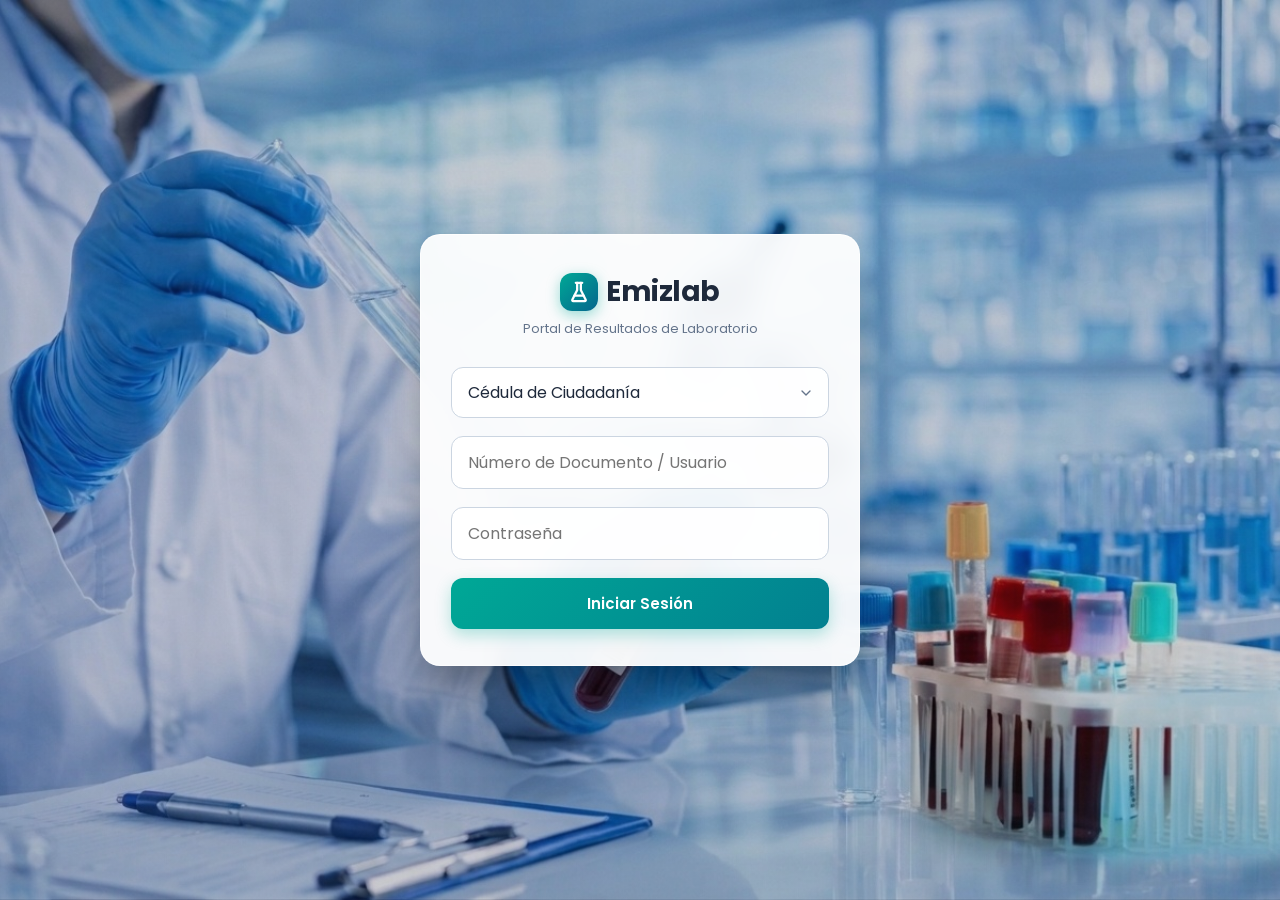
<file: index.html>
<!DOCTYPE html>
<html lang="es">
<head>
    <meta charset="UTF-8">
    <meta name="viewport" content="width=device-width, initial-scale=1.0, maximum-scale=1.0, user-scalable=no">
    <title>Emizlab - Portal de Resultados de Laboratorio Clínico</title>
    
    <!-- FAVICON -->
    <link rel="icon" type="image/svg+xml" href="data:image/svg+xml,%3Csvg xmlns='http://www.w3.org/2000/svg' viewBox='0 0 24 24' fill='none' stroke='%2300a896' stroke-width='2.5' stroke-linecap='round' stroke-linejoin='round'%3E%3Cpath d='M10 2v7.527a2 2 0 0 1-.211.896L4.72 20.55A1 1 0 0 0 5.611 22h12.778a1 1 0 0 0 .891-1.45l-5.069-10.127A2 2 0 0 1 14 9.527V2'/%3E%3Cline x1='8.5' y1='2' x2='15.5' y2='2'/%3E%3Cline x1='7' y1='16' x2='17' y2='16'/%3E%3C/svg%3E">

    <meta name="description" content="Consulta y descarga tus resultados de laboratorio clínico en línea de manera rápida, segura y confidencial con Emizlab.">
    <meta name="keywords" content="Emizlab, resultados de laboratorio, laboratorio clinico, examenes medicos, consulta de resultados, salud">
    <meta name="robots" content="index, follow">
    <meta name="author" content="Emizlab">

    <link rel="preconnect" href="https://fonts.googleapis.com">
    <link rel="preconnect" href="https://fonts.gstatic.com" crossorigin>
    <link href="https://fonts.googleapis.com/css2?family=Poppins:wght@300;400;500;600;700&display=swap" rel="stylesheet">
    <link href="estilo.css" rel="stylesheet" type="text/css" />

</head>
<body>

    <!-- VISTA LOGIN -->
    <div id="loginView" class="container">
        <div class="card">
            <div class="brand-header">
                <div class="brand-logo-container">
                    <div class="brand-icon">
                        <svg width="22" height="22" viewBox="0 0 24 24" fill="none" stroke="currentColor" stroke-width="2.5" stroke-linecap="round" stroke-linejoin="round">
                            <path d="M10 2v7.527a2 2 0 0 1-.211.896L4.72 20.55A1 1 0 0 0 5.611 22h12.778a1 1 0 0 0 .891-1.45l-5.069-10.127A2 2 0 0 1 14 9.527V2"/>
                            <line x1="8.5" y1="2" x2="15.5" y2="2"/>
                            <line x1="7" y1="16" x2="17" y2="16"/>
                        </svg>
                    </div>
                    <h1 class="brand-title">Emizlab</h1>
                </div>
                <p class="brand-subtitle">Portal de Resultados de Laboratorio</p>
            </div>

            <div id="errorMessage" class="alert-error">
                Usuario, contraseña o tipo de documento incorrectos.
            </div>

            <form id="loginForm" onsubmit="handleLogin(event)">
                <div class="form-group">
                    <select id="docType" class="form-control" onchange="toggleForgotLink()" required>
                        <option value="CC">Cédula de Ciudadanía</option>
                        <option value="TI">Tarjeta de Identidad</option>
                        <option value="RC">Registro Civil</option>
                        <option value="NV">Certificado de Nacido Vivo</option>
                        <option value="PPT">PPT (Permiso por Protección Temporal)</option>
                        <option value="EMP">Empleados</option>
                    </select>
                </div>

                <div class="form-group">
                    <input type="text" id="username" class="form-control" placeholder="Número de Documento / Usuario" required autocomplete="off">
                </div>

                <div class="form-group">
                    <input type="password" id="password" class="form-control" placeholder="Contraseña" required>
                </div>

                <button type="submit" class="btn">
                    <span>Iniciar Sesión</span>
                </button>

                <div id="forgotPasswordContainer" class="forgot-password-container hidden">
                    <a href="#" onclick="handleForgotPassword(event)" class="forgot-password-link">¿Olvidaste tu contraseña?</a>
                </div>
            </form>
        </div>
    </div>

<script>
    function toggleForgotLink() {
        const docType = document.getElementById('docType').value;
        const forgotContainer = document.getElementById('forgotPasswordContainer');
        if (docType === "EMP") {
            forgotContainer.classList.remove('hidden');
        } else {
            forgotContainer.classList.add('hidden');
        }
    }

    function handleForgotPassword(event) {
        event.preventDefault();
        alert("Para restablecer tu contraseña corporativa de Emizlab, por favor contacta al Administrador de Sistemas o a la jefatura de laboratorio.");
    }

    function handleLogin(event) {
        event.preventDefault();
        
        const docType = document.getElementById('docType').value;
        const user = document.getElementById('username').value.trim();
        const pass = document.getElementById('password').value.trim();
        const errorDiv = document.getElementById('errorMessage');

        // 1. Validación para EMPLEADOS (Redirige al panel-bacteriologos.html)
        if (docType === "EMP") {
            if (user === "999" && pass === "999") {
                errorDiv.style.display = "none";
                window.location.href = "panel-bacteriologos.html";
                return;
            }
            errorDiv.style.display = "block";
            return;
        }

        // 2. Validación para PACIENTES (CC, TI, RC, NV, PPT -> Redirige a pacientes.html)
        if (docType === "CC") {
        if (user === "123" && pass === "123") {
            errorDiv.style.display = "none";
            window.location.href = "pacientes.html";
            return;
            }
            errorDiv.style.display = "block";
            return;
        }

        // Si ninguna condición se cumple, muestra error
        errorDiv.style.display = "block";
    }
</script>
</body>
</html>
</file>
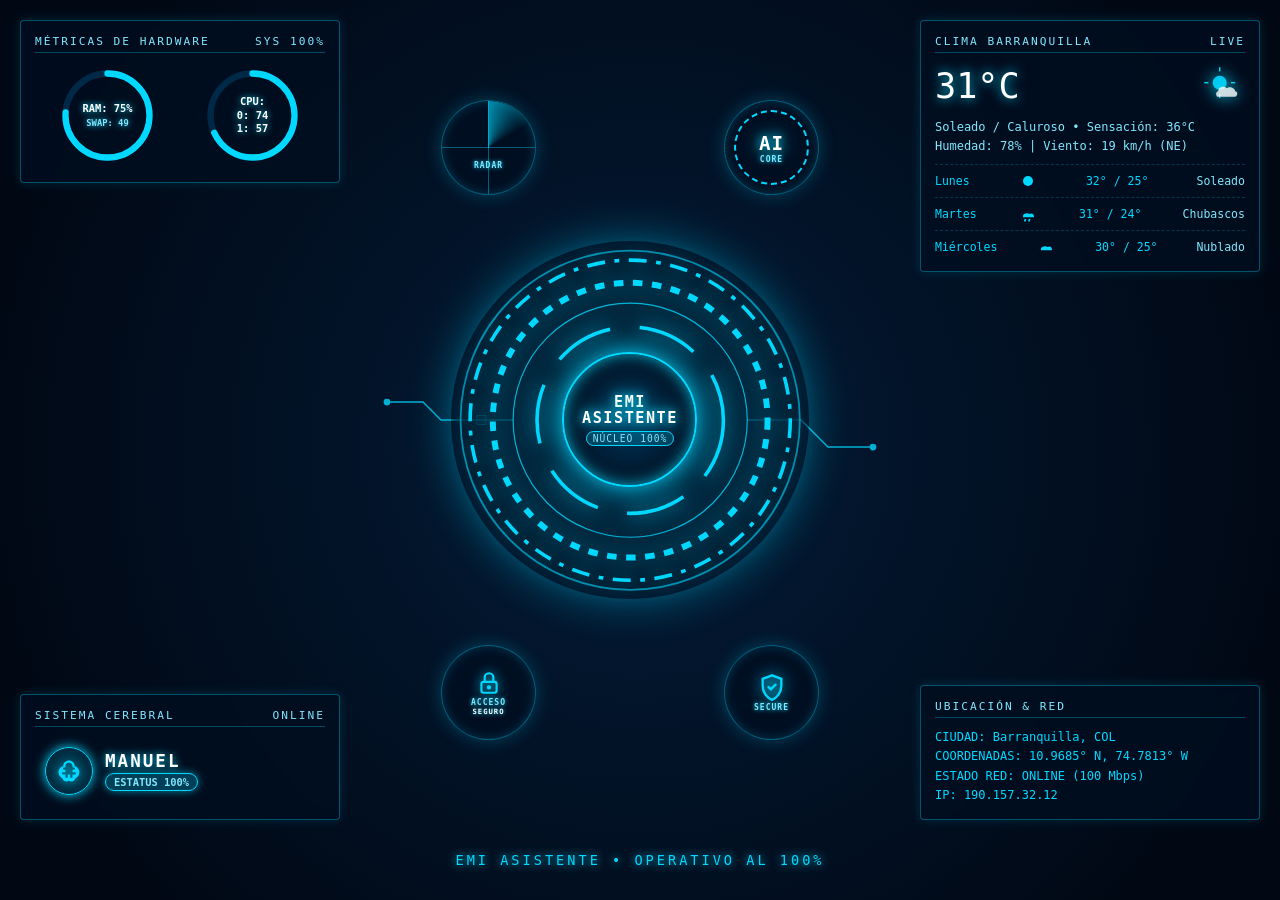
<file: emi-asistente/index.html>
<!DOCTYPE html>
<html lang="es">
<head>
    <meta charset="UTF-8">
    <meta name="viewport" content="width=device-width, initial-scale=1.0, maximum-scale=1.0, user-scalable=no">
    <title>EMI Asistente - HUD Interface</title>
    <style>
        * {
            box-sizing: border-box;
            margin: 0;
            padding: 0;
            -webkit-tap-highlight-color: transparent;
        }

        body {
            background: #010814;
            color: #00d8ff;
            font-family: 'Segoe UI', Consolas, monospace;
            min-height: 100vh;
            overflow-x: hidden;
            display: flex;
            align-items: center;
            justify-content: center;
        }

        /* Dashboard HUD Layout */
        .hud-dashboard {
            position: relative;
            width: 100vw;
            min-height: 100vh;
            display: grid;
            grid-template-columns: 320px 1fr 340px;
            grid-template-rows: 1fr 40px;
            padding: 20px;
            gap: 20px;
            align-items: center;
            background: radial-gradient(circle at 50% 50%, #031c38 0%, #010814 85%);
        }

        /* Contenedor Central HUD */
        .center-hud-container {
            position: relative;
            display: flex;
            align-items: center;
            justify-content: center;
            width: 100%;
            height: 100%;
            min-height: 520px;
        }

        /* Vector de Venitas / Circuitos (Laterales) */
        .circuits-svg {
            position: absolute;
            width: 100%;
            height: 100%;
            top: 0;
            left: 0;
            pointer-events: none;
            z-index: 2;
        }

        /* --- 4 NODOS ORBITALES INTERACTIVOS Y MODERNOS --- */
        .orbit-node {
            position: absolute;
            width: 95px;
            height: 95px;
            border-radius: 50%;
            border: 1.5px solid rgba(0, 216, 255, 0.4);
            background: rgba(1, 15, 33, 0.85);
            box-shadow: 0 0 18px rgba(0, 216, 255, 0.25), inset 0 0 12px rgba(0, 216, 255, 0.2);
            display: flex;
            flex-direction: column;
            align-items: center;
            justify-content: center;
            cursor: pointer;
            z-index: 12;
            transition: all 0.3s ease;
            backdrop-filter: blur(4px);
            overflow: hidden;
        }

        .orbit-node:hover {
            transform: scale(1.15);
            border-color: #00d8ff;
            box-shadow: 0 0 28px #00d8ff, inset 0 0 18px #00d8ff;
        }

        /* Ubicaciones exactas de los 4 nodos circulares */
        .node-top-left     { top: 10%; left: 15%; }
        .node-top-right    { top: 10%; right: 15%; }
        .node-bottom-left  { bottom: 10%; left: 15%; }
        .node-bottom-right { bottom: 10%; right: 15%; }

        /* Estilo Específico 1: RADAR (Top Left) */
        .radar-sweeper {
            position: absolute;
            width: 100%;
            height: 100%;
            border-radius: 50%;
            background: conic-gradient(from 0deg, rgba(0, 216, 255, 0.6) 0deg, transparent 60deg, transparent 360deg);
            animation: spinCW 2.5s linear infinite;
        }

        .radar-crosshair {
            position: absolute;
            width: 100%;
            height: 100%;
            border-radius: 50%;
            display: flex;
            align-items: center;
            justify-content: center;
        }

        .radar-crosshair::before { content: ''; position: absolute; width: 100%; height: 1px; background: rgba(0,216,255,0.4); }
        .radar-crosshair::after { content: ''; position: absolute; height: 100%; width: 1px; background: rgba(0,216,255,0.4); }

        /* Estilo Específico 2: AI CORE (Top Right) */
        .ai-core-ring {
            position: absolute;
            width: 80%;
            height: 80%;
            border: 2px dashed #00d8ff;
            border-radius: 50%;
            animation: spinCCW 6s linear infinite;
        }

        .ai-title-text {
            font-size: 1.2rem;
            font-weight: 900;
            color: #ffffff;
            text-shadow: 0 0 10px #00d8ff, 0 0 20px #00d8ff;
            z-index: 3;
            letter-spacing: 1px;
        }

        /* Estilo Específico 3: ACCESO SEGURO (Bottom Left) */
        .lock-icon-svg {
            width: 26px;
            height: 26px;
            fill: none;
            stroke: #00d8ff;
            stroke-width: 2;
            filter: drop-shadow(0 0 6px #00d8ff);
            margin-bottom: 2px;
            z-index: 3;
        }

        .node-subtext {
            font-size: 0.5rem;
            font-weight: bold;
            letter-spacing: 1px;
            color: #80e8ff;
            text-shadow: 0 0 4px #00d8ff;
            z-index: 3;
            text-transform: uppercase;
        }

        /* Estilo Específico 4: ESCUDO SEGURIDAD (Bottom Right) */
        .shield-icon-svg {
            width: 28px;
            height: 28px;
            fill: rgba(0, 216, 255, 0.15);
            stroke: #00d8ff;
            stroke-width: 2;
            filter: drop-shadow(0 0 8px #00d8ff);
            z-index: 3;
            animation: pulseShield 2s ease-in-out infinite alternate;
        }

        /* Esfera Central HUD */
        .core-sphere {
            position: relative;
            width: clamp(260px, 28vw, 360px);
            height: clamp(260px, 28vw, 360px);
            border-radius: 50%;
            cursor: pointer;
            display: flex;
            align-items: center;
            justify-content: center;
            z-index: 10;
            background: radial-gradient(circle, rgba(0, 216, 255, 0.25) 0%, rgba(1, 12, 30, 0.85) 65%, transparent 75%);
            box-shadow: 0 0 45px rgba(0, 216, 255, 0.4);
            animation: pulseIdle 3s ease-in-out infinite;
            transition: all 0.5s ease;
        }

        .hud-ring-svg {
            position: absolute;
            width: 100%;
            height: 100%;
            pointer-events: none;
            filter: drop-shadow(0 0 10px #00d8ff);
            transition: filter 0.5s ease;
        }

        .ring-cw { transform-origin: center; animation: spinCW 20s linear infinite; }
        .ring-ccw { transform-origin: center; animation: spinCCW 12s linear infinite; }
        .ring-fast { transform-origin: center; animation: spinCW 7s linear infinite; }

        .core-eye {
            width: 135px;
            height: 135px;
            border-radius: 50%;
            background: radial-gradient(circle, #00385e 0%, #000a17 85%);
            border: 2px solid #00d8ff;
            box-shadow: 0 0 25px #00d8ff, inset 0 0 15px rgba(0, 216, 255, 0.8);
            display: flex;
            flex-direction: column;
            align-items: center;
            justify-content: center;
            z-index: 12;
            text-align: center;
            padding: 8px;
            transition: all 0.5s ease;
        }

        .core-eye-title {
            font-size: 0.95rem;
            font-weight: 800;
            letter-spacing: 1.5px;
            color: #ffffff;
            text-shadow: 0 0 10px #00d8ff, 0 0 18px #00d8ff;
            line-height: 1.1;
            transition: text-shadow 0.5s ease;
        }

        .core-eye-sub {
            font-size: 0.6rem;
            color: #80e8ff;
            letter-spacing: 1px;
            margin-top: 4px;
            background: rgba(0, 216, 255, 0.2);
            border: 1px solid #00d8ff;
            padding: 1px 6px;
            border-radius: 8px;
            transition: all 0.5s ease;
        }

        /* --- ESTADOS DE COLOR ASISTENTE --- */
        /* Usuario Hablando -> Amarillo / Dorado */
        .core-sphere.user-listening {
            background: radial-gradient(circle, rgba(255, 215, 0, 0.35) 0%, rgba(1, 12, 30, 0.85) 65%, transparent 75%);
            box-shadow: 0 0 55px rgba(255, 215, 0, 0.6);
        }
        .core-sphere.user-listening .hud-ring-svg {
            filter: drop-shadow(0 0 12px #ffd700);
        }
        .core-sphere.user-listening .hud-ring-svg circle {
            stroke: #ffd700 !important;
        }
        .core-sphere.user-listening .core-eye {
            border-color: #ffd700;
            box-shadow: 0 0 30px #ffd700, inset 0 0 18px rgba(255, 215, 0, 0.8);
            background: radial-gradient(circle, #5e4d00 0%, #000a17 85%);
        }
        .core-sphere.user-listening .core-eye-title {
            text-shadow: 0 0 10px #ffd700, 0 0 20px #ffd700;
        }
        .core-sphere.user-listening .core-eye-sub {
            color: #fff3a8;
            border-color: #ffd700;
            background: rgba(255, 215, 0, 0.25);
        }

        /* Asistente Hablando -> Verde Neón */
        .core-sphere.assistant-speaking {
            background: radial-gradient(circle, rgba(0, 255, 128, 0.35) 0%, rgba(1, 12, 30, 0.85) 65%, transparent 75%);
            box-shadow: 0 0 55px rgba(0, 255, 128, 0.6);
        }
        .core-sphere.assistant-speaking .hud-ring-svg {
            filter: drop-shadow(0 0 12px #00ff80);
        }
        .core-sphere.assistant-speaking .hud-ring-svg circle {
            stroke: #00ff80 !important;
        }
        .core-sphere.assistant-speaking .core-eye {
            border-color: #00ff80;
            box-shadow: 0 0 30px #00ff80, inset 0 0 18px rgba(0, 255, 128, 0.8);
            background: radial-gradient(circle, #005e2b 0%, #000a17 85%);
        }
        .core-sphere.assistant-speaking .core-eye-title {
            text-shadow: 0 0 10px #00ff80, 0 0 20px #00ff80;
        }
        .core-sphere.assistant-speaking .core-eye-sub {
            color: #a8ffcb;
            border-color: #00ff80;
            background: rgba(0, 255, 128, 0.25);
        }

        /* Paneles Laterales */
        .panel-side {
            display: flex;
            flex-direction: column;
            justify-content: space-between;
            height: 100%;
            gap: 15px;
            z-index: 10;
        }

        .hud-widget {
            border: 1px solid rgba(0, 216, 255, 0.35);
            background: rgba(1, 15, 33, 0.78);
            padding: 14px;
            border-radius: 4px;
            backdrop-filter: blur(4px);
            box-shadow: 0 0 12px rgba(0, 216, 255, 0.15);
        }

        .hud-widget-header {
            font-size: 0.7rem;
            letter-spacing: 2px;
            text-transform: uppercase;
            border-bottom: 1px solid rgba(0, 216, 255, 0.3);
            padding-bottom: 4px;
            margin-bottom: 10px;
            color: #80e8ff;
            display: flex;
            justify-content: space-between;
        }

        /* Anillos Dinámicos RAM / CPU */
        .gauges-container {
            display: flex;
            justify-content: space-around;
            align-items: center;
            margin-top: 5px;
        }

        .gauge-circle {
            position: relative;
            width: 105px;
            height: 105px;
            display: flex;
            align-items: center;
            justify-content: center;
        }

        .gauge-circle svg {
            position: absolute;
            width: 100%;
            height: 100%;
            transform: rotate(-90deg);
        }

        .gauge-circle circle {
            transition: stroke-dashoffset 0.5s ease;
        }

        .gauge-value-text {
            text-align: center;
            font-weight: bold;
            font-size: 0.65rem;
            color: #ffffff;
            text-shadow: 0 0 6px #00d8ff;
            z-index: 3;
            line-height: 1.3;
        }

        /* Manuel Estatus 100% - Esquina Inferior Izquierda */
        .manuel-status-box {
            display: flex;
            align-items: center;
            gap: 12px;
            padding: 10px;
        }

        .brain-icon-container {
            width: 48px;
            height: 48px;
            border-radius: 50%;
            border: 1.5px solid #00d8ff;
            background: rgba(0, 216, 255, 0.15);
            display: flex;
            align-items: center;
            justify-content: center;
            box-shadow: 0 0 12px #00d8ff;
            animation: brainGlow 2s infinite alternate;
        }

        .brain-svg {
            width: 28px;
            height: 28px;
            fill: #00d8ff;
            filter: drop-shadow(0 0 6px #00d8ff);
        }

        .manuel-info {
            display: flex;
            flex-direction: column;
        }

        .manuel-name {
            font-size: 1.1rem;
            font-weight: 800;
            letter-spacing: 2px;
            color: #ffffff;
            text-shadow: 0 0 8px #00d8ff;
        }

        .manuel-badge {
            display: inline-block;
            margin-top: 2px;
            font-size: 0.65rem;
            font-weight: bold;
            background: rgba(0, 216, 255, 0.25);
            border: 1px solid #00d8ff;
            padding: 2px 8px;
            border-radius: 12px;
            color: #80e8ff;
            box-shadow: 0 0 8px rgba(0, 216, 255, 0.6);
            width: fit-content;
        }

        /* Clima con Iconos Animados */
        .weather-top {
            display: flex;
            align-items: center;
            justify-content: space-between;
            margin-bottom: 10px;
        }

        .weather-temp {
            font-size: 2.2rem;
            font-weight: 300;
            color: #ffffff;
            text-shadow: 0 0 12px #00d8ff;
        }

        .weather-icon-svg {
            width: 45px;
            height: 45px;
            filter: drop-shadow(0 0 8px #00d8ff);
        }

        .sun-spin { transform-origin: center; animation: spinCW 25s linear infinite; }
        .cloud-float { animation: floatCloud 3s ease-in-out infinite alternate; }

        .forecast-row {
            display: flex;
            align-items: center;
            justify-content: space-between;
            font-size: 0.72rem;
            margin-top: 6px;
            padding-top: 6px;
            border-top: 1px dashed rgba(0, 216, 255, 0.2);
        }

        .forecast-icon-sm {
            width: 20px;
            height: 20px;
            vertical-align: middle;
        }

        /* Footer Status */
        .footer-status {
            grid-column: 1 / -1;
            text-align: center;
            font-size: 0.85rem;
            letter-spacing: 3px;
            text-transform: uppercase;
            color: #00d8ff;
            text-shadow: 0 0 10px #00d8ff;
        }

        /* Keyframes */
        @keyframes spinCW { from { transform: rotate(0deg); } to { transform: rotate(360deg); } }
        @keyframes spinCCW { from { transform: rotate(0deg); } to { transform: rotate(-360deg); } }

        @keyframes pulseIdle {
            0%, 100% { transform: scale(0.98); opacity: 0.95; }
            50% { transform: scale(1.02); opacity: 1; }
        }

        @keyframes brainGlow {
            0% { box-shadow: 0 0 8px #00d8ff; transform: scale(1); }
            100% { box-shadow: 0 0 20px #00d8ff; transform: scale(1.05); }
        }

        @keyframes pulseShield {
            0% { transform: scale(0.92); opacity: 0.8; }
            100% { transform: scale(1.08); opacity: 1; }
        }

        @keyframes floatCloud {
            0% { transform: translateY(0px); }
            100% { transform: translateY(-4px); }
        }

        /* Responsive */
        @media (max-width: 920px) {
            .hud-dashboard {
                grid-template-columns: 1fr;
                grid-template-rows: auto;
                height: auto;
                padding: 10px;
                gap: 15px;
            }

            .center-hud-container {
                min-height: 380px;
            }

            .node-top-left     { top: 5%; left: 5%; }
            .node-top-right    { top: 5%; right: 5%; }
            .node-bottom-left  { bottom: 5%; left: 5%; }
            .node-bottom-right { bottom: 5%; right: 5%; }
        }
    </style>
</head>
<body>

    <div class="hud-dashboard">
        <!-- Panel Izquierdo Superior: MÉTRICAS CPU Y RAM DINÁMICAS -->
        <div class="panel-side">
            <div class="hud-widget">
                <div class="hud-widget-header">
                    <span>MÉTRICAS DE HARDWARE</span>
                    <span>SYS 100%</span>
                </div>
                
                <div class="gauges-container">
                    <!-- Medidor de RAM dinámico -->
                    <div class="gauge-circle">
                        <svg viewBox="0 0 100 100">
                            <circle cx="50" cy="50" r="40" fill="none" stroke="#002847" stroke-width="6"/>
                            <circle id="ramProgress" cx="50" cy="50" r="40" fill="none" stroke="#00d8ff" stroke-width="6" 
                                    stroke-dasharray="251.2" stroke-dashoffset="60" stroke-linecap="round"/>
                        </svg>
                        <div class="gauge-value-text">
                            RAM: <span id="ramVal">75</span>%<br>
                            <span style="font-size:0.55rem; color:#80e8ff;">SWAP: <span id="swapVal">49</span></span>
                        </div>
                    </div>

                    <!-- Medidor de CPU dinámico -->
                    <div class="gauge-circle">
                        <svg viewBox="0 0 100 100">
                            <circle cx="50" cy="50" r="40" fill="none" stroke="#002847" stroke-width="6"/>
                            <circle id="cpuProgress" cx="50" cy="50" r="40" fill="none" stroke="#00d8ff" stroke-width="6" 
                                    stroke-dasharray="251.2" stroke-dashoffset="80" stroke-linecap="round"/>
                        </svg>
                        <div class="gauge-value-text">
                            CPU:<br>
                            0: <span id="cpu0Val">74</span><br>
                            1: <span id="cpu1Val">57</span>
                        </div>
                    </div>
                </div>
            </div>

            <!-- Panel Izquierdo Inferior: MANUEL ESTATUS 100% -->
            <div class="hud-widget">
                <div class="hud-widget-header">
                    <span>SISTEMA CEREBRAL</span>
                    <span>ONLINE</span>
                </div>
                <div class="manuel-status-box">
                    <div class="brain-icon-container">
                        <!-- Icono SVG Cerebro -->
                        <svg class="brain-svg" viewBox="0 0 24 24">
                            <path d="M12,3C9.24,3 7,5.24 7,8 C6.4,8 5.83,8.17 5.35,8.5 C3.9,9.5 3,11.16 3,13 C3,15.28 4.35,17.25 6.29,18.15 C6.73,19.8 8.22,21 10,21 C10.7,21 11.37,20.8 11.94,20.44 C12.5,20.8 13.2,21 13.9,21 C15.68,21 17.17,19.8 17.61,18.15 C19.55,17.25 20.9,15.28 20.9,13 C20.9,11.16 20,9.5 18.55,8.5 C18.07,8.17 17.5,8 16.9,8 C16.9,5.24 14.66,3 12,3 Z M12,5 C13.66,5 15,6.34 15,8 L15,9 L16,9 C16.55,9 17,9.45 17,10 C17,10.55 16.55,11 16,11 L15,11 L15,13 L17,13 C17.55,13 18,13.45 18,14 C18,14.55 17.55,15 17,15 L15,15 L15,17 C15,17.55 14.55,18 14,18 C13.45,18 13,17.55 13,17 L13,15 L11,15 L11,17 C11,17.55 10.45,18 9.9,18 C9.35,18 8.9,17.55 8.9,17 L8.9,15 L7,15 C6.45,15 6,14.55 6,14 C6,13.45 6.45,13 7,13 L8.9,13 L8.9,11 L7.9,11 C7.35,11 6.9,10.55 6.9,10 C6.9,9.45 7.35,9 7.9,9 L8.9,9 L8.9,8 C8.9,6.34 10.24,5 12,5 Z"/>
                        </svg>
                    </div>
                    <div class="manuel-info">
                        <span class="manuel-name">MANUEL</span>
                        <span class="manuel-badge">ESTATUS 100%</span>
                    </div>
                </div>
            </div>
        </div>

        <!-- Centro HUD: Esfera Central y 4 Nuevos Nodos Orbitales Estilo Imagen -->
        <div class="center-hud-container">
            <!-- SVG Circuitos Venitas Laterales -->
            <svg class="circuits-svg" viewBox="0 0 600 600" preserveAspectRatio="xMidYMid meet">
                <g stroke="#00d8ff" stroke-width="1.5" fill="none" opacity="0.8">
                    <path d="M 170 300 L 90 300 L 70 280 L 30 280" />
                    <rect x="130" y="295" width="10" height="10" stroke="#00d8ff" stroke-width="1" fill="rgba(0,216,255,0.2)"/>
                    <circle cx="30" cy="280" r="3" fill="#00d8ff" />

                    <path d="M 430 300 L 490 300 L 520 330 L 570 330" />
                    <circle cx="570" cy="330" r="3" fill="#00d8ff" />
                </g>
            </svg>

            <!-- 1. RADAR (Arriba Izquierda) -->
            <div class="orbit-node node-top-left" id="nodeRadar" title="Mapeo Radar">
                <div class="radar-sweeper"></div>
                <div class="radar-crosshair"></div>
                <span class="node-subtext" style="position:relative; z-index:4; margin-top:35px;">RADAR</span>
            </div>

            <!-- 2. AI CORE (Arriba Derecha) -->
            <div class="orbit-node node-top-right" id="nodeAI" title="Inteligencia Artificial">
                <div class="ai-core-ring"></div>
                <span class="ai-title-text">AI</span>
                <span class="node-subtext">CORE</span>
            </div>

            <!-- 3. ACCESO SEGURO (Abajo Izquierda) -->
            <div class="orbit-node node-bottom-left" id="nodeAccess" title="Acceso Seguro">
                <svg class="lock-icon-svg" viewBox="0 0 24 24">
                    <rect x="5" y="11" width="14" height="10" rx="2" stroke="#00d8ff"/>
                    <path d="M8 11V7a4 4 0 0 1 8 0v4" stroke="#00d8ff"/>
                    <circle cx="12" cy="16" r="1" fill="#00d8ff"/>
                </svg>
                <span class="node-subtext">ACCESO</span>
                <span class="node-subtext" style="font-size:0.45rem; color:#ffffff;">SEGURO</span>
            </div>

            <!-- 4. SEGURIDAD ESCUDO (Abajo Derecha) -->
            <div class="orbit-node node-bottom-right" id="nodeShield" title="Protección Escudo">
                <svg class="shield-icon-svg" viewBox="0 0 24 24">
                    <path d="M12 2L4 5v6c0 5.55 3.84 10.74 8 12 4.16-1.26 8-6.45 8-12V5l-8-3z" stroke="#00d8ff"/>
                    <path d="M9 12l2 2 4-4" stroke="#00d8ff" stroke-width="2" stroke-linecap="round"/>
                </svg>
                <span class="node-subtext" style="margin-top:2px;">SECURE</span>
            </div>

            <!-- Núcleo Esfera Central - EMI ASISTENTE -->
            <div class="core-sphere" id="coreSphere">
                <svg class="hud-ring-svg" viewBox="0 0 300 300">
                    <g class="ring-cw">
                        <circle cx="150" cy="150" r="142" fill="none" stroke="#00d8ff" stroke-width="1.5" opacity="0.6"/>
                        <circle cx="150" cy="150" r="134" fill="none" stroke="#00d8ff" stroke-width="3" stroke-dasharray="15 8 4 8"/>
                    </g>
                    <g class="ring-ccw">
                        <circle cx="150" cy="150" r="115" fill="none" stroke="#00d8ff" stroke-width="5" stroke-dasharray="8 8"/>
                        <circle cx="150" cy="150" r="98" fill="none" stroke="#00d8ff" stroke-width="1" opacity="0.8"/>
                    </g>
                    <g class="ring-fast">
                        <circle cx="150" cy="150" r="78" fill="none" stroke="#00d8ff" stroke-width="3" stroke-dasharray="50 25"/>
                    </g>
                </svg>

                <div class="core-eye">
                    <div class="core-eye-title">EMI<br>ASISTENTE</div>
                    <div class="core-eye-sub">NÚCLEO 100%</div>
                </div>
            </div>
        </div>

        <!-- Panel Derecho: Clima Barranquilla y Ubicación -->
        <div class="panel-side">
            <div class="hud-widget">
                <div class="hud-widget-header">
                    <span>CLIMA BARRANQUILLA</span>
                    <span>LIVE</span>
                </div>
                
                <div class="weather-top">
                    <div class="weather-temp">31°C</div>
                    <svg class="weather-icon-svg" viewBox="0 0 64 64">
                        <g class="sun-spin">
                            <circle cx="28" cy="28" r="10" fill="#00d8ff" opacity="0.9"/>
                            <line x1="28" y1="12" x2="28" y2="6" stroke="#00d8ff" stroke-width="2"/>
                            <line x1="28" y1="44" x2="28" y2="50" stroke="#00d8ff" stroke-width="2"/>
                            <line x1="12" y1="28" x2="6" y2="28" stroke="#00d8ff" stroke-width="2"/>
                            <line x1="44" y1="28" x2="50" y2="28" stroke="#00d8ff" stroke-width="2"/>
                        </g>
                        <path class="cloud-float" d="M26 40 C26 34, 34 32, 38 36 C42 32, 50 36, 50 40 C54 40, 54 46, 50 48 L26 48 C22 48, 22 40, 26 40 Z" fill="#ffffff" opacity="0.8"/>
                    </svg>
                </div>

                <div style="font-size:0.75rem; line-height:1.6; color:#80e8ff;">
                    Soleado / Caluroso • Sensación: 36°C<br>
                    Humedad: 78% | Viento: 19 km/h (NE)
                </div>

                <div style="margin-top: 8px;">
                    <div class="forecast-row">
                        <span>Lunes</span>
                        <svg class="forecast-icon-sm" viewBox="0 0 24 24"><circle cx="12" cy="12" r="6" fill="#00d8ff"/></svg>
                        <span>32° / 25°</span>
                        <span style="color:#80e8ff;">Soleado</span>
                    </div>
                    <div class="forecast-row">
                        <span>Martes</span>
                        <svg class="forecast-icon-sm" viewBox="0 0 24 24"><path d="M6 14 C6 11, 12 10, 14 12 C17 10, 20 13, 19 16 L6 16 Z" fill="#00d8ff"/><line x1="9" y1="18" x2="8" y2="21" stroke="#00d8ff" stroke-width="2"/><line x1="14" y1="18" x2="13" y2="21" stroke="#00d8ff" stroke-width="2"/></svg>
                        <span>31° / 24°</span>
                        <span style="color:#80e8ff;">Chubascos</span>
                    </div>
                    <div class="forecast-row">
                        <span>Miércoles</span>
                        <svg class="forecast-icon-sm" viewBox="0 0 24 24"><path d="M6 14 C6 11, 12 10, 14 12 C17 10, 20 13, 19 16 L6 16 Z" fill="#00d8ff"/></svg>
                        <span>30° / 25°</span>
                        <span style="color:#80e8ff;">Nublado</span>
                    </div>
                </div>
            </div>

            <div class="hud-widget">
                <div class="hud-widget-header">
                    <span>UBICACIÓN & RED</span>
                </div>
                <p style="font-size: 0.75rem; line-height: 1.6;">
                    CIUDAD: Barranquilla, COL<br>
                    COORDENADAS: 10.9685° N, 74.7813° W<br>
                    ESTADO RED: ONLINE (100 Mbps)<br>
                    IP: 190.157.32.12
                </p>
            </div>
        </div>

        <!-- Pie de Página -->
        <div class="footer-status">EMI ASISTENTE • OPERATIVO AL 100%</div>
    </div>

    <script>
        // Animación dinámica continua de CPU y RAM
        const ramVal = document.getElementById('ramVal');
        const swapVal = document.getElementById('swapVal');
        const cpu0Val = document.getElementById('cpu0Val');
        const cpu1Val = document.getElementById('cpu1Val');
        
        const ramProgress = document.getElementById('ramProgress');
        const cpuProgress = document.getElementById('cpuProgress');

        setInterval(() => {
            const ram = Math.floor(Math.random() * (88 - 68 + 1)) + 68;
            const swap = Math.floor(Math.random() * (52 - 45 + 1)) + 45;
            const cpu0 = Math.floor(Math.random() * (92 - 60 + 1)) + 60;
            const cpu1 = Math.floor(Math.random() * (85 - 50 + 1)) + 50;

            ramVal.innerText = ram;
            swapVal.innerText = swap;
            cpu0Val.innerText = cpu0;
            cpu1Val.innerText = cpu1;

            const ramOffset = 251.2 - (251.2 * ram) / 100;
            const cpuAvg = (cpu0 + cpu1) / 2;
            const cpuOffset = 251.2 - (251.2 * cpuAvg) / 100;

            ramProgress.style.strokeDashoffset = ramOffset;
            cpuProgress.style.strokeDashoffset = cpuOffset;
        }, 1200);

        // Feedback táctil al hacer clic en los nuevos nodos
        document.querySelectorAll('.orbit-node').forEach(node => {
            node.addEventListener('click', () => {
                node.style.borderColor = '#ffffff';
                setTimeout(() => node.style.borderColor = 'rgba(0, 216, 255, 0.4)', 600);
            });
        });

        /* --- MOTOR DE RECONOCIMIENTO Y SÍNTESIS DE VOZ (SISTEMA EMI) --- */
        const coreSphere = document.getElementById('coreSphere');
        const SpeechRecognition = window.SpeechRecognition || window.webkitSpeechRecognition;

        if (SpeechRecognition) {
            const recognition = new SpeechRecognition();
            recognition.continuous = true;
            recognition.interimResults = true;
            recognition.lang = 'es-ES';

            let isSpeaking = false;

            // Iniciar escucha continua
            try {
                recognition.start();
            } catch(e) {}

            recognition.onresult = (event) => {
                if (isSpeaking) return;

                const result = event.results[event.results.length - 1];
                
                // Mientras la persona está hablando (cambia a amarillo/dorado)
                setVisualState('user');

                if (result.isFinal) {
                    const text = result[0].transcript.trim();
                    processUserSpeech(text);
                }
            };

            recognition.onend = () => {
                // Mantener siempre activo el micrófono
                try {
                    recognition.start();
                } catch(e) {}
            };

            function processUserSpeech(text) {
                let responseText = "Entendido, consulta procesada.";
                const lower = text.toLowerCase();

                if (lower.includes("hola") || lower.includes("emi")) {
                    responseText = "Hola, sistema EMI operativo y a su servicio.";
                } else if (lower.includes("estado") || lower.includes("sistema")) {
                    responseText = "Todos los sistemas se encuentran funcionando al cien por cien.";
                } else if (lower.includes("clima") || lower.includes("temperatura")) {
                    responseText = "En Barranquilla tenemos 31 grados centígrados con sensación térmica de 36.";
                } else if (lower.includes("hora")) {
                    const now = new Date();
                    responseText = `Son las ${now.getHours()} horas con ${now.getMinutes()} minutos.`;
                }

                speakResponse(responseText);
            }

            function speakResponse(text) {
                if (!('speechSynthesis' in window)) return;

                window.speechSynthesis.cancel();
                const utterance = new SpeechSynthesisUtterance(text);
                utterance.lang = 'es-ES';
                utterance.rate = 1.0;

                utterance.onstart = () => {
                    isSpeaking = true;
                    setVisualState('assistant'); // Cambia a verde neón cuando EMI habla
                };

                utterance.onend = () => {
                    isSpeaking = false;
                    setVisualState('idle'); // Regresa al azul cian original
                };

                utterance.onerror = () => {
                    isSpeaking = false;
                    setVisualState('idle');
                };

                window.speechSynthesis.speak(utterance);
            }

            function setVisualState(state) {
                coreSphere.classList.remove('user-listening', 'assistant-speaking');

                if (state === 'user') {
                    coreSphere.classList.add('user-listening');
                } else if (state === 'assistant') {
                    coreSphere.classList.add('assistant-speaking');
                }
            }

            // Iniciar por toque en la esfera si el navegador requiere interacción inicial
            coreSphere.addEventListener('click', () => {
                try {
                    recognition.start();
                } catch(e) {}
            });
        }
    </script>
</body>
</html>
</file>
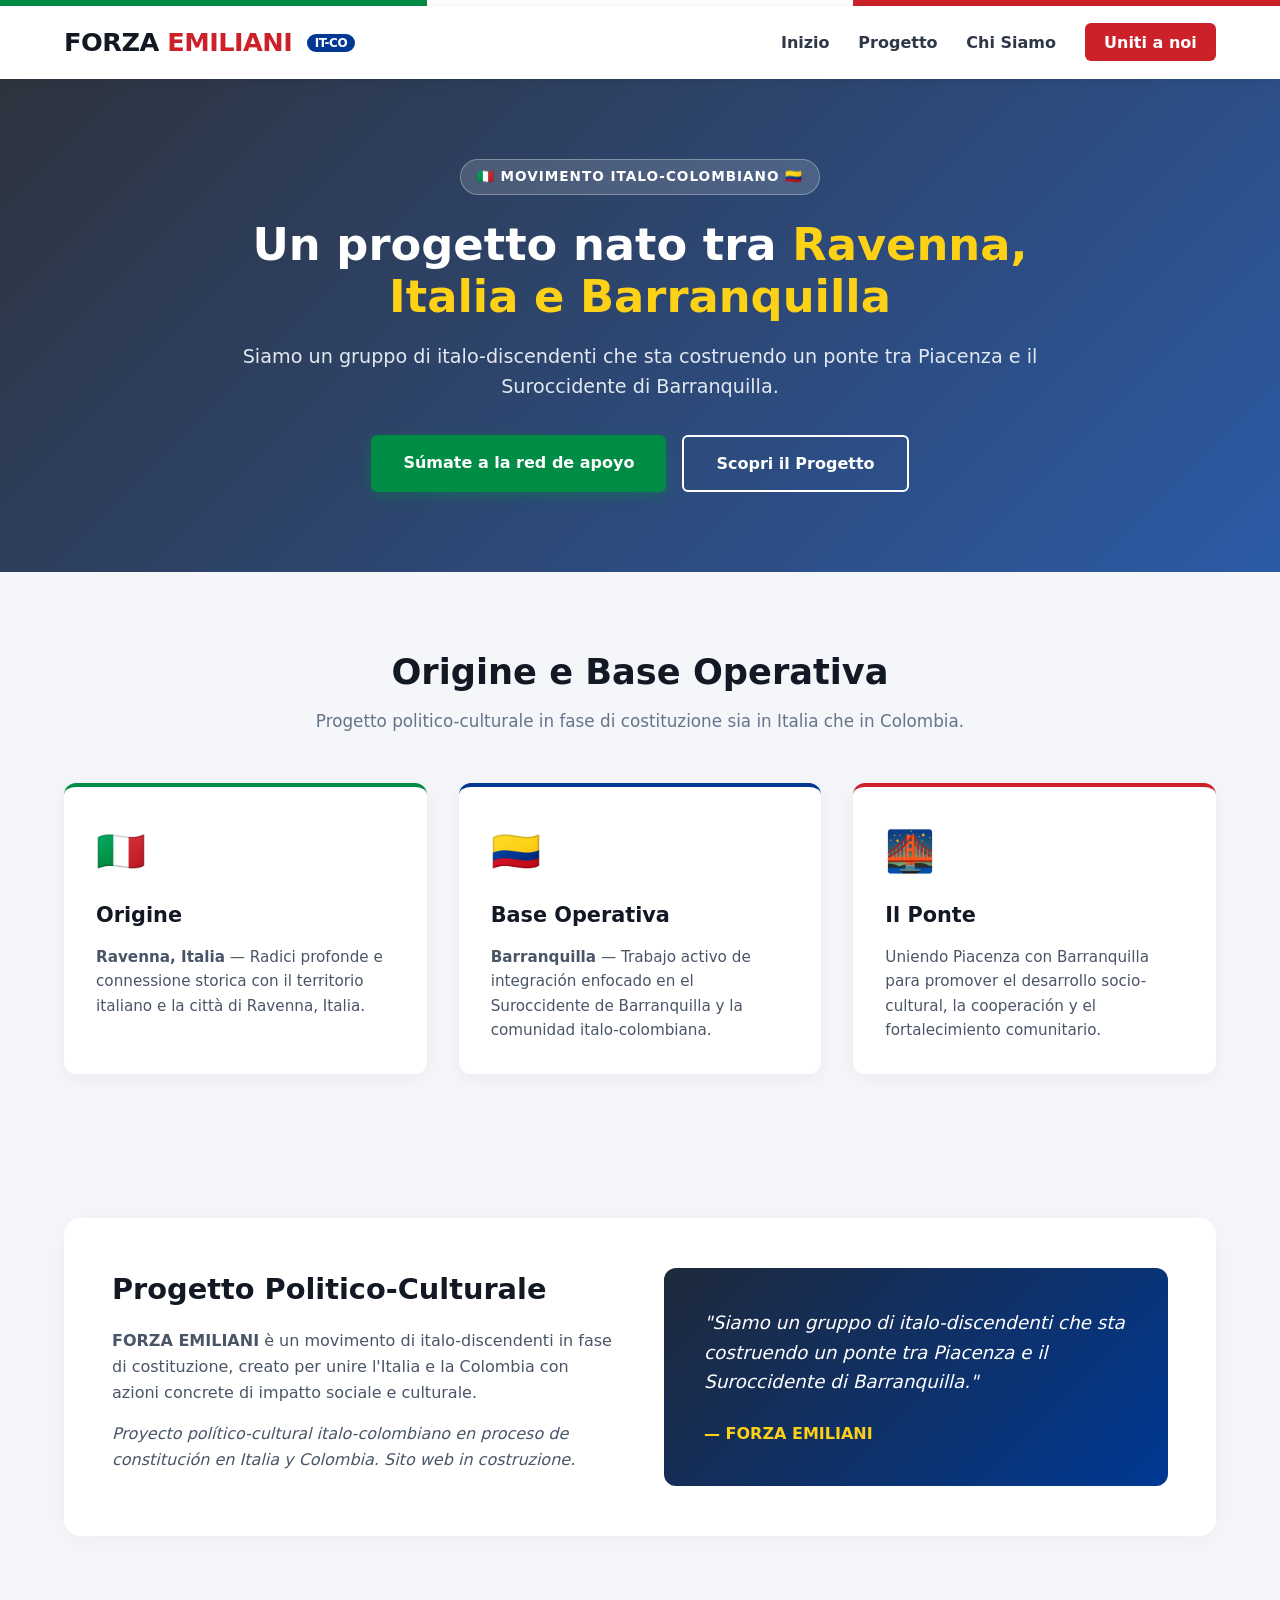
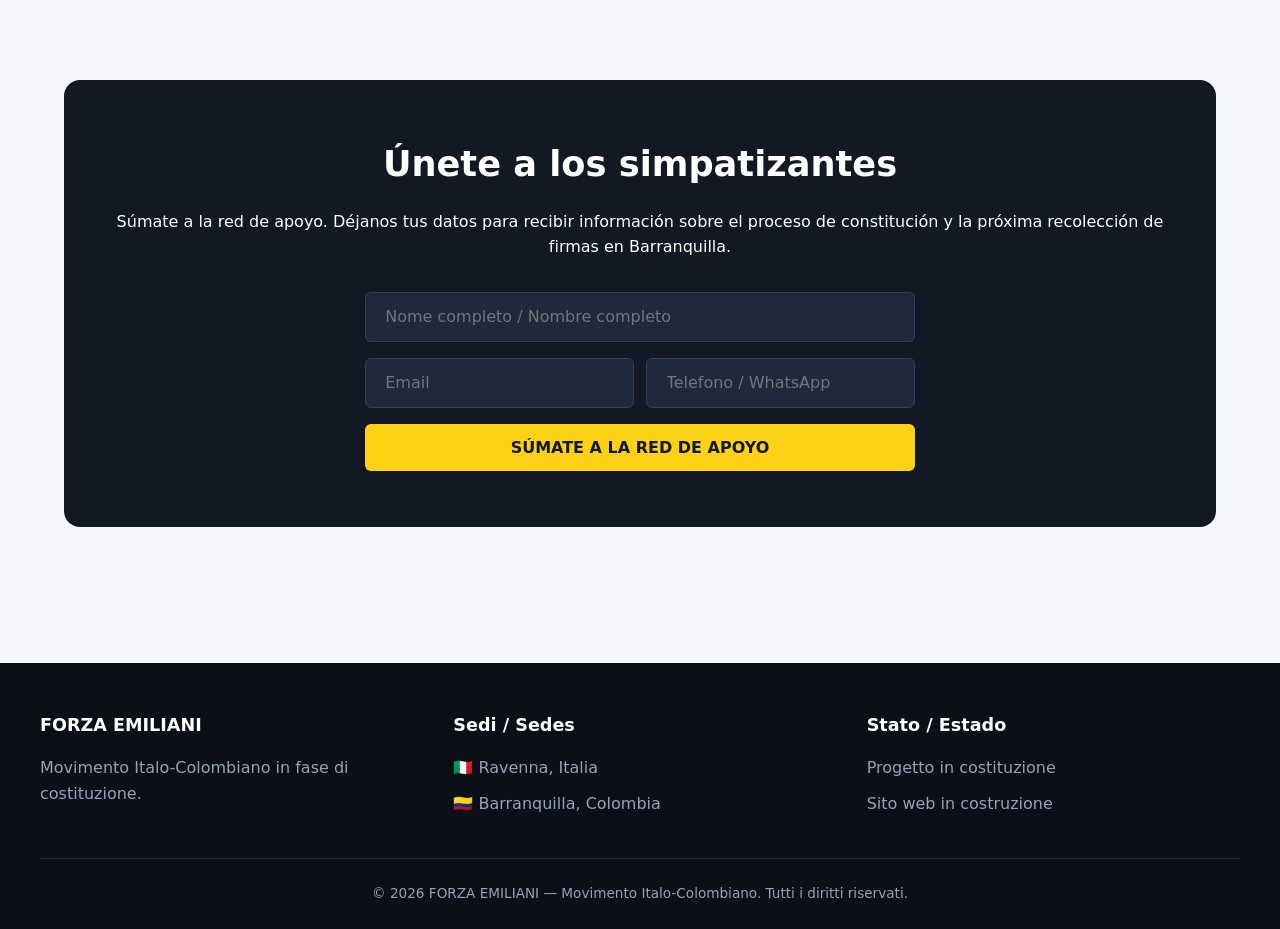
<file: forzaemiliani/index.html>
<!DOCTYPE html>
<html lang="es">
<head>
  <meta charset="UTF-8">
  <meta name="viewport" content="width=device-width, initial-scale=1.0">
  <title>FORZA EMILIANI | Movimento Italo-Colombiano</title>
  <style>
    /* --- VARIABLES & RESET --- */
    :root {
      --verde-it: #008C45;
      --rojo-it: #CD212A;
      --amarillo-co: #FCD116;
      --azul-co: #003893;
      --oscuro: #121824;
      --gris-claro: #f4f6f9;
      --blanco: #ffffff;
      --texto: #2d3748;
      --fuente: system-ui, -apple-system, BlinkMacSystemFont, 'Segoe UI', Roboto, Oxygen, Ubuntu, Cantarell, sans-serif;
    }

    * {
      margin: 0;
      padding: 0;
      box-sizing: border-box;
      font-family: var(--fuente);
    }

    body {
      background-color: var(--gris-claro);
      color: var(--texto);
      line-height: 1.6;
    }

    a {
      text-decoration: none;
      color: inherit;
    }

    /* --- BARRA DE IDENTIDAD (SOLO BANDERA DE ITALIA) --- */
    .flag-bar {
      height: 6px;
      width: 100%;
      background: linear-gradient(to right, 
        var(--verde-it) 0% 33.33%, 
        var(--blanco) 33.33% 66.66%, 
        var(--rojo-it) 66.66% 100%
      );
    }

    /* --- HEADER & NAVEGACIÓN --- */
    header {
      background-color: var(--blanco);
      box-shadow: 0 2px 10px rgba(0,0,0,0.08);
      position: sticky;
      top: 0;
      z-index: 1000;
    }

    .nav-container {
      max-width: 1200px;
      margin: 0 auto;
      display: flex;
      justify-content: space-between;
      align-items: center;
      padding: 1rem 1.5rem;
    }

    .logo {
      font-size: 1.6rem;
      font-weight: 800;
      letter-spacing: -0.5px;
      color: var(--oscuro);
    }

    .logo span {
      color: var(--rojo-it);
    }

    .logo .badge {
      font-size: 0.75rem;
      background: var(--azul-co);
      color: var(--blanco);
      padding: 2px 8px;
      border-radius: 12px;
      vertical-align: middle;
      margin-left: 6px;
    }

    nav ul {
      display: flex;
      list-style: none;
      gap: 1.8rem;
    }

    nav a {
      font-weight: 600;
      color: var(--texto);
      transition: color 0.2s;
    }

    nav a:hover {
      color: var(--verde-it);
    }

    .btn-header {
      background: var(--rojo-it);
      color: var(--blanco);
      padding: 0.6rem 1.2rem;
      border-radius: 6px;
      font-weight: 700;
      transition: background 0.3s;
    }

    .btn-header:hover {
      background: #a81920;
    }

    /* --- HERO SECTION --- */
    .hero {
      background: linear-gradient(135deg, rgba(18,24,36,0.88) 0%, rgba(0,56,147,0.82) 100%), 
                  url('https://images.unsplash.com/photo-1516483638261-f4dbaf036963?auto=format&fit=crop&w=1600&q=80') center/cover no-repeat;
      color: var(--blanco);
      padding: 5rem 1.5rem;
      text-align: center;
    }

    .hero-content {
      max-width: 850px;
      margin: 0 auto;
    }

    .hero-tag {
      display: inline-block;
      background: rgba(255,255,255,0.15);
      backdrop-filter: blur(5px);
      border: 1px solid rgba(255,255,255,0.3);
      padding: 0.4rem 1rem;
      border-radius: 20px;
      font-size: 0.85rem;
      font-weight: 600;
      margin-bottom: 1.5rem;
      text-transform: uppercase;
      letter-spacing: 1px;
    }

    .hero h1 {
      font-size: 2.8rem;
      font-weight: 900;
      line-height: 1.15;
      margin-bottom: 1.2rem;
    }

    .hero h1 span {
      color: var(--amarillo-co);
    }

    .hero p {
      font-size: 1.2rem;
      color: #e2e8f0;
      margin-bottom: 2rem;
      font-weight: 300;
    }

    .hero-buttons {
      display: flex;
      gap: 1rem;
      justify-content: center;
      flex-wrap: wrap;
    }

    .btn-primary {
      background: var(--verde-it);
      color: var(--blanco);
      padding: 0.9rem 2rem;
      border-radius: 6px;
      font-weight: 700;
      font-size: 1rem;
      box-shadow: 0 4px 14px rgba(0,140,69,0.4);
      transition: transform 0.2s, background 0.2s;
    }

    .btn-secondary {
      background: transparent;
      color: var(--blanco);
      border: 2px solid var(--blanco);
      padding: 0.85rem 2rem;
      border-radius: 6px;
      font-weight: 700;
      font-size: 1rem;
      transition: background 0.2s, color 0.2s;
    }

    .btn-primary:hover { transform: translateY(-2px); background: #007037; }
    .btn-secondary:hover { background: var(--blanco); color: var(--oscuro); }

    /* --- PILARES Y PROPUESTAS --- */
    .section {
      padding: 4.5rem 1.5rem;
      max-width: 1200px;
      margin: 0 auto;
    }

    .section-header {
      text-align: center;
      margin-bottom: 3rem;
    }

    .section-header h2 {
      font-size: 2.2rem;
      color: var(--oscuro);
      margin-bottom: 0.5rem;
    }

    .section-header p {
      color: #64748b;
      font-size: 1.05rem;
    }

    .cards-grid {
      display: grid;
      grid-template-columns: repeat(auto-fit, minmax(280px, 1fr));
      gap: 2rem;
    }

    .card {
      background: var(--blanco);
      border-radius: 12px;
      padding: 2rem;
      box-shadow: 0 4px 20px rgba(0,0,0,0.05);
      border-top: 4px solid var(--verde-it);
      transition: transform 0.3s;
    }

    .card:nth-child(2) { border-top-color: var(--azul-co); }
    .card:nth-child(3) { border-top-color: var(--rojo-it); }

    .card:hover {
      transform: translateY(-5px);
    }

    .card-icon {
      font-size: 2.5rem;
      margin-bottom: 1rem;
    }

    .card h3 {
      font-size: 1.3rem;
      margin-bottom: 0.8rem;
      color: var(--oscuro);
    }

    .card p {
      color: #4a5568;
      font-size: 0.95rem;
    }

    /* --- SECCIÓN SOBRE NOSOTROS --- */
    .about-box {
      background: var(--blanco);
      border-radius: 16px;
      padding: 3rem;
      display: grid;
      grid-template-columns: 1fr 1fr;
      gap: 3rem;
      align-items: center;
      box-shadow: 0 4px 25px rgba(0,0,0,0.04);
    }

    .about-text h3 {
      font-size: 1.8rem;
      color: var(--oscuro);
      margin-bottom: 1rem;
    }

    .about-text p {
      margin-bottom: 1rem;
      color: #4a5568;
    }

    .quote-card {
      background: linear-gradient(135deg, #1e293b, var(--azul-co));
      color: var(--blanco);
      padding: 2.5rem;
      border-radius: 12px;
      position: relative;
    }

    .quote-card p {
      font-size: 1.15rem;
      font-style: italic;
      margin-bottom: 1.5rem;
    }

    .quote-author {
      font-weight: 700;
      color: var(--amarillo-co);
    }

    /* --- FORMULARIO UNIRSE --- */
    .join-section {
      background: var(--oscuro);
      color: var(--blanco);
      border-radius: 16px;
      padding: 3.5rem 2rem;
      text-align: center;
      margin-bottom: 4rem;
    }

    .join-section h2 {
      font-size: 2.2rem;
      margin-bottom: 1rem;
    }

    .join-form {
      max-width: 550px;
      margin: 2rem auto 0;
      display: flex;
      flex-direction: column;
      gap: 1rem;
    }

    .form-group {
      display: flex;
      gap: 0.8rem;
    }

    .form-control {
      width: 100%;
      padding: 0.9rem 1.2rem;
      border-radius: 6px;
      border: 1px solid #334155;
      background: #1e293b;
      color: var(--blanco);
      font-size: 1rem;
    }

    .form-control:focus {
      outline: 2px solid var(--verde-it);
    }

    .btn-submit {
      background: var(--amarillo-co);
      color: var(--oscuro);
      padding: 0.9rem 2rem;
      border: none;
      border-radius: 6px;
      font-weight: 800;
      cursor: pointer;
      font-size: 1rem;
      transition: background 0.2s;
    }

    .btn-submit:hover {
      background: #e5bd10;
    }

    /* --- FOOTER --- */
    footer {
      background: #0b0f17;
      color: #94a3b8;
      padding: 3rem 1.5rem 1.5rem;
    }

    .footer-container {
      max-width: 1200px;
      margin: 0 auto;
      display: grid;
      grid-template-columns: repeat(auto-fit, minmax(200px, 1fr));
      gap: 2.5rem;
      margin-bottom: 2rem;
    }

    .footer-col h4 {
      color: var(--blanco);
      margin-bottom: 1rem;
      font-size: 1.1rem;
    }

    .footer-col ul {
      list-style: none;
    }

    .footer-col li {
      margin-bottom: 0.6rem;
    }

    .footer-bottom {
      max-width: 1200px;
      margin: 0 auto;
      padding-top: 1.5rem;
      border-top: 1px solid #1e293b;
      text-align: center;
      font-size: 0.85rem;
    }

    /* --- MEDIA QUERIES (RESPONSIVE) --- */
    @media (max-width: 768px) {
      .nav-container {
        flex-direction: column;
        gap: 1rem;
      }

      nav ul {
        gap: 1rem;
        font-size: 0.9rem;
      }

      .hero h1 {
        font-size: 2.1rem;
      }

      .about-box {
        grid-template-columns: 1fr;
        padding: 1.8rem;
      }

      .form-group {
        flex-direction: column;
      }
    }
  </style>
</head>
<body>

  <!-- BARRA BANDERAS: SOLO ITALIA -->
  <div class="flag-bar"></div>

  <!-- HEADER CON MENÚ COMPLETO (INIZIO EN LUGAR DE INIZIO / INICIO) -->
  <header>
    <div class="nav-container">
      <div class="logo">
        FORZA <span>EMILIANI</span>
        <span class="badge">IT-CO</span>
      </div>
      <nav>
        <ul>
          <li><a href="#inicio">Inizio</a></li>
          <li><a href="#propuestas">Progetto</a></li>
          <li><a href="#nosotros">Chi Siamo</a></li>
          <li><a href="#contacto" class="btn-header">Uniti a noi</a></li>
        </ul>
      </nav>
    </div>
  </header>

  <!-- HERO SECTION -->
  <section class="hero" id="inicio">
    <div class="hero-content">
      <span class="hero-tag">🇮🇹 Movimento Italo-Colombiano 🇨🇴</span>
      <h1>Un progetto nato tra <span>Ravenna, Italia e Barranquilla</span></h1>
      <p>Siamo un gruppo di italo-discendenti che sta costruendo un ponte tra Piacenza e il Suroccidente di Barranquilla.</p>
      <div class="hero-buttons">
        <a href="#contacto" class="btn-primary">Súmate a la red de apoyo</a>
        <a href="#propuestas" class="btn-secondary">Scopri il Progetto</a>
      </div>
    </div>
  </section>

  <!-- PILARES Y PROPUESTAS -->
  <section class="section" id="propuestas">
    <div class="section-header">
      <h2>Origine e Base Operativa</h2>
      <p>Progetto politico-culturale in fase di costituzione sia in Italia che in Colombia.</p>
    </div>

    <div class="cards-grid">
      <div class="card">
        <div class="card-icon">🇮🇹</div>
        <h3>Origine</h3>
        <p><strong>Ravenna, Italia</strong> — Radici profonde e connessione storica con il territorio italiano e la città di Ravenna, Italia.</p>
      </div>

      <div class="card">
        <div class="card-icon">🇨🇴</div>
        <h3>Base Operativa</h3>
        <p><strong>Barranquilla</strong> — Trabajo activo de integración enfocado en el Suroccidente de Barranquilla y la comunidad italo-colombiana.</p>
      </div>

      <div class="card">
        <div class="card-icon">🌉</div>
        <h3>Il Ponte</h3>
        <p>Uniendo Piacenza con Barranquilla para promover el desarrollo socio-cultural, la cooperación y el fortalecimiento comunitario.</p>
      </div>
    </div>
  </section>

  <!-- SOBRE NOSOTROS -->
  <section class="section" id="nosotros">
    <div class="about-box">
      <div class="about-text">
        <h3>Progetto Politico-Culturale</h3>
        <p><strong>FORZA EMILIANI</strong> è un movimento di italo-discendenti in fase di costituzione, creato per unire l'Italia e la Colombia con azioni concrete di impatto sociale e culturale.</p>
        <p><em>Proyecto político-cultural italo-colombiano en proceso de constitución en Italia y Colombia. Sito web in costruzione.</em></p>
      </div>
      <div class="quote-card">
        <p>"Siamo un gruppo di italo-discendenti che sta costruendo un ponte tra Piacenza e il Suroccidente di Barranquilla."</p>
        <div class="quote-author">— FORZA EMILIANI</div>
      </div>
    </div>
  </section>

  <!-- SECCIÓN UNIRSE -->
  <section class="section" id="contacto">
    <div class="join-section">
      <h2>Únete a los simpatizantes</h2>
      <p>Súmate a la red de apoyo. Déjanos tus datos para recibir información sobre el proceso de constitución y la próxima recolección de firmas en Barranquilla.</p>
      
      <form class="join-form" onsubmit="event.preventDefault(); alert('¡Gracias por sumarte a la red de apoyo de Forza Emiliani!');">
        <input type="text" placeholder="Nome completo / Nombre completo" class="form-control" required>
        <div class="form-group">
          <input type="email" placeholder="Email" class="form-control" required>
          <input type="tel" placeholder="Telefono / WhatsApp" class="form-control" required>
        </div>
        <button type="submit" class="btn-submit">SÚMATE A LA RED DE APOYO</button>
      </form>
    </div>
  </section>

  <!-- FOOTER -->
  <footer>
    <div class="footer-container">
      <div class="footer-col">
        <h4>FORZA EMILIANI</h4>
        <p>Movimento Italo-Colombiano in fase di costituzione.</p>
      </div>
      <div class="footer-col">
        <h4>Sedi / Sedes</h4>
        <ul>
          <li>🇮🇹 Ravenna, Italia</li>
          <li>🇨🇴 Barranquilla, Colombia</li>
        </ul>
      </div>
      <div class="footer-col">
        <h4>Stato / Estado</h4>
        <ul>
          <li>Progetto in costituzione</li>
          <li>Sito web in costruzione</li>
        </ul>
      </div>
    </div>
    <div class="footer-bottom">
      <p>&copy; 2026 FORZA EMILIANI — Movimento Italo-Colombiano. Tutti i diritti riservati.</p>
    </div>
  </footer>

</body>
</html>
</file>
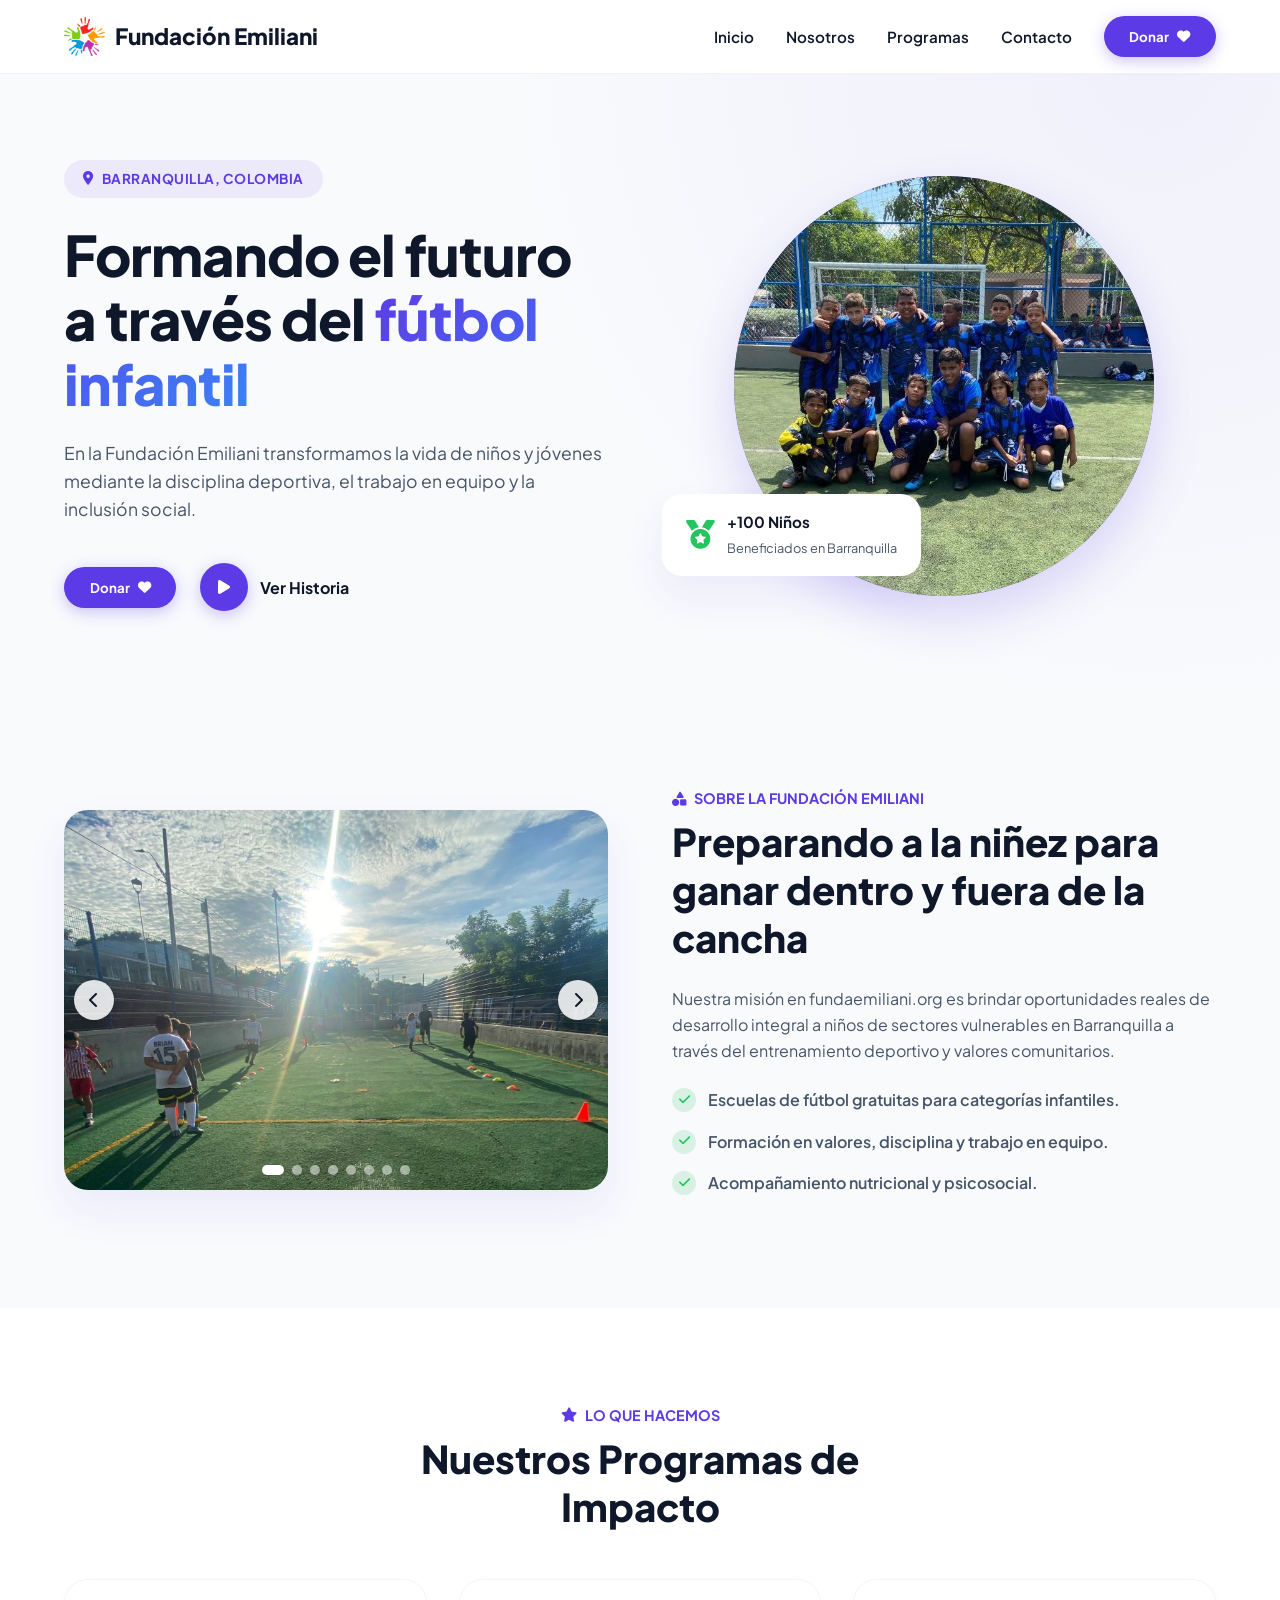
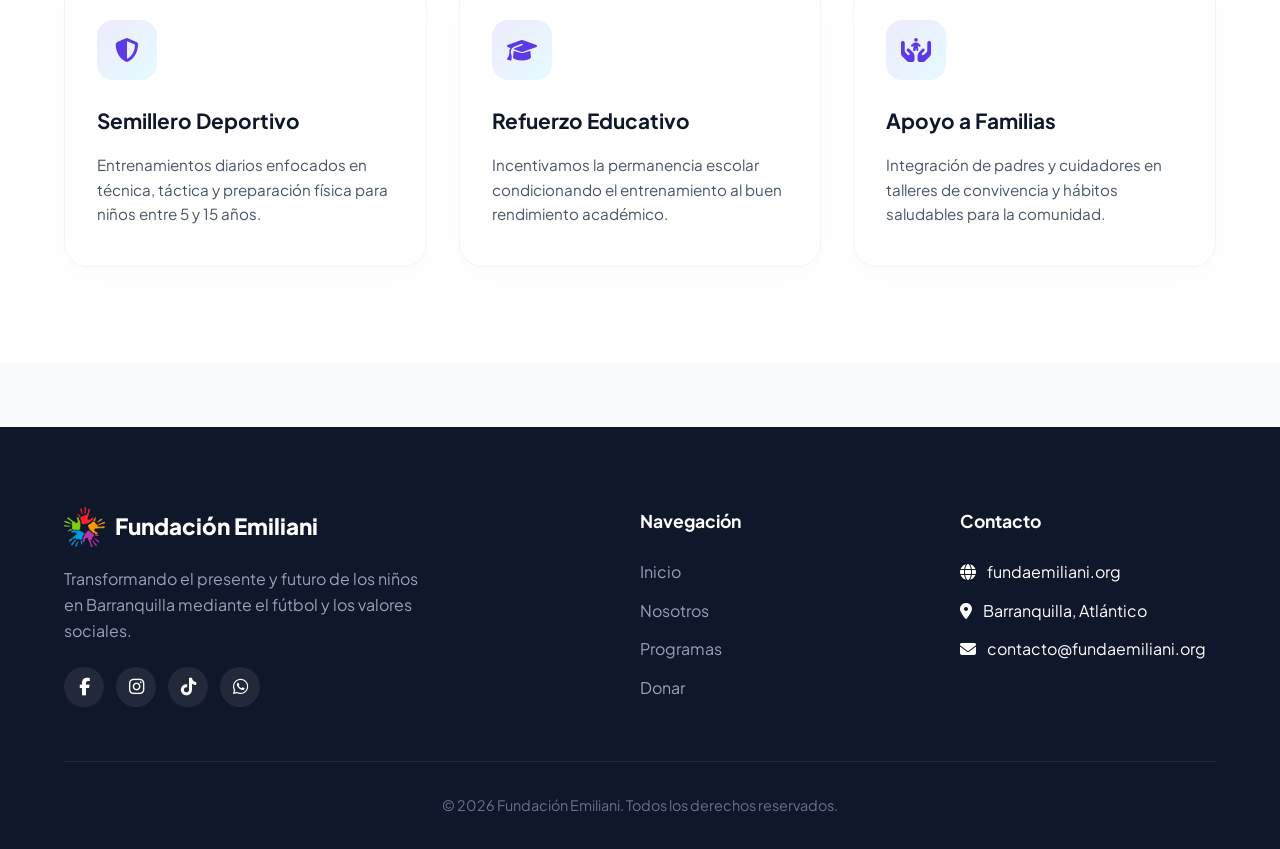
<file: fundacionemiliani/index.html>
<!DOCTYPE html>
<html lang="es">
<head>
    <meta charset="UTF-8">
    <meta name="viewport" content="width=device-width, initial-scale=1.0">
    <title>Fundación Emiliani | Fútbol Infantil en Barranquilla</title>
    <!-- Fonts & Icons -->
    <link href="https://fonts.googleapis.com/css2?family=Plus+Jakarta+Sans:wght@400;500;600;700;800&display=swap" rel="stylesheet">
    <link rel="stylesheet" href="https://cdnjs.cloudflare.com/ajax/libs/font-awesome/6.4.0/css/all.min.css">

    <style>
        :root {
            --primary: #5c3be7;
            --primary-light: #7a5ef3;
            --secondary: #00d2ff;
            --accent: #22c55e;
            --dark: #0f172a;
            --dark-muted: #475569;
            --light-bg: #f8fafc;
            --white: #ffffff;
            --radius-lg: 24px;
            --radius-md: 16px;
            --shadow: 0 20px 40px rgba(92, 59, 231, 0.08);
            --transition: all 0.3s ease;
        }

        * {
            margin: 0;
            padding: 0;
            box-sizing: border-box;
            font-family: 'Plus Jakarta Sans', sans-serif;
        }

        html {
            scroll-behavior: smooth;
        }

        body {
            background-color: var(--light-bg);
            color: var(--dark);
            line-height: 1.6;
            overflow-x: hidden;
        }

        /* --- Header / Navbar --- */
        .navbar {
            position: fixed;
            top: 0;
            left: 0;
            width: 100%;
            background: rgba(255, 255, 255, 0.95);
            backdrop-filter: blur(10px);
            z-index: 1000;
            border-bottom: 1px solid rgba(0, 0, 0, 0.05);
            padding: 1rem 0;
        }

        .container {
            max-width: 1200px;
            margin: 0 auto;
            padding: 0 1.5rem;
        }

        .nav-container {
            display: flex;
            justify-content: space-between;
            align-items: center;
        }

        .logo {
            display: flex;
            align-items: center;
            gap: 10px;
            text-decoration: none;
            font-size: 1.4rem;
            font-weight: 800;
            color: var(--dark);
        }

        .logo-img {
            height: 40px;
            width: auto;
            object-fit: contain;
        }

        .nav-links {
            display: flex;
            align-items: center;
            gap: 2rem;
            list-style: none;
        }

        .nav-links a {
            text-decoration: none !important;
            color: var(--dark);
            font-weight: 600;
            font-size: 0.95rem;
            transition: var(--transition);
        }

        .nav-links a:hover {
            color: var(--primary);
        }

        .btn-donate {
            background: var(--primary);
            color: white !important;
            padding: 0.75rem 1.6rem;
            border-radius: 50px;
            font-weight: 700;
            box-shadow: 0 4px 15px rgba(92, 59, 231, 0.3);
            display: inline-flex;
            align-items: center;
            gap: 8px;
            transition: var(--transition);
            text-decoration: none !important;
            cursor: pointer;
            border: none;
        }

        .btn-donate:hover {
            background: var(--primary-light);
            transform: translateY(-2px);
            box-shadow: 0 8px 25px rgba(92, 59, 231, 0.4);
        }

        .menu-btn {
            display: none;
            font-size: 1.5rem;
            background: none;
            border: none;
            color: var(--dark);
            cursor: pointer;
        }

        /* --- Hero Section --- */
        .hero {
            padding: 10rem 0 5rem;
            position: relative;
            background: radial-gradient(circle at 90% 10%, rgba(92, 59, 231, 0.05) 0%, transparent 50%);
        }

        .hero-grid {
            display: grid;
            grid-template-columns: 1fr 1fr;
            gap: 4rem;
            align-items: center;
        }

        .badge {
            display: inline-flex;
            align-items: center;
            gap: 8px;
            background: rgba(92, 59, 231, 0.08);
            color: var(--primary);
            padding: 0.5rem 1.2rem;
            border-radius: 50px;
            font-size: 0.85rem;
            font-weight: 700;
            text-transform: uppercase;
            letter-spacing: 0.5px;
            margin-bottom: 1.5rem;
        }

        .hero-title {
            font-size: 3.5rem;
            font-weight: 800;
            line-height: 1.15;
            margin-bottom: 1.5rem;
            color: var(--dark);
            letter-spacing: -1px;
        }

        .hero-title span {
            color: var(--primary);
            background: linear-gradient(135deg, var(--primary), #3b82f6);
            -webkit-background-clip: text;
            -webkit-text-fill-color: transparent;
        }

        .hero-desc {
            font-size: 1.1rem;
            color: var(--dark-muted);
            margin-bottom: 2.5rem;
        }

        .hero-actions {
            display: flex;
            align-items: center;
            gap: 1.5rem;
            flex-wrap: wrap;
        }

        .btn-play {
            display: inline-flex;
            align-items: center;
            gap: 12px;
            text-decoration: none;
            color: var(--dark);
            font-weight: 700;
        }

        .play-icon {
            width: 48px;
            height: 48px;
            border-radius: 50%;
            background: var(--primary);
            color: white;
            display: flex;
            align-items: center;
            justify-content: center;
            box-shadow: 0 4px 15px rgba(92, 59, 231, 0.3);
            transition: var(--transition);
        }

        .btn-play:hover .play-icon {
            transform: scale(1.1);
        }

        .hero-image-wrapper {
            position: relative;
            display: flex;
            justify-content: center;
        }

        .circle-bg {
            position: relative;
            width: 420px;
            height: 420px;
            background: linear-gradient(135deg, var(--primary), #8b5cf6);
            border-radius: 50%;
            display: flex;
            align-items: center;
            justify-content: center;
            overflow: hidden;
            box-shadow: 0 20px 50px rgba(92, 59, 231, 0.2);
        }

        .circle-bg img {
            width: 100%;
            height: 100%;
            object-fit: cover;
        }

        .floating-badge {
            position: absolute;
            bottom: 20px;
            left: -10px;
            background: white;
            padding: 1rem 1.5rem;
            border-radius: 20px;
            box-shadow: var(--shadow);
            display: flex;
            align-items: center;
            gap: 12px;
        }

        .floating-badge i {
            font-size: 1.8rem;
            color: var(--accent);
        }

        /* --- Sección Nosotros --- */
        .section {
            padding: 6rem 0;
        }

        .grid-2 {
            display: grid;
            grid-template-columns: 1fr 1fr;
            gap: 4rem;
            align-items: center;
        }

        /* --- Galería Slider (8 Fotos) --- */
        .gallery-container {
            position: relative;
            width: 100%;
            max-width: 550px;
            border-radius: var(--radius-lg);
            overflow: hidden;
            box-shadow: var(--shadow);
            background: var(--white);
        }

        .gallery-slider {
            display: flex;
            transition: transform 0.5s ease-in-out;
            width: 100%;
        }

        .gallery-slide {
            min-width: 100%;
            height: 380px;
            position: relative;
        }

        .gallery-slide img {
            width: 100%;
            height: 100%;
            object-fit: cover;
        }

        .gallery-nav {
            position: absolute;
            top: 50%;
            width: 100%;
            display: flex;
            justify-content: space-between;
            transform: translateY(-50%);
            padding: 0 10px;
            pointer-events: none;
        }

        .gallery-btn {
            background: rgba(255, 255, 255, 0.85);
            border: none;
            width: 40px;
            height: 40px;
            border-radius: 50%;
            cursor: pointer;
            display: flex;
            align-items: center;
            justify-content: center;
            color: var(--dark);
            font-size: 1rem;
            pointer-events: auto;
            transition: var(--transition);
            box-shadow: 0 4px 10px rgba(0,0,0,0.15);
        }

        .gallery-btn:hover {
            background: var(--primary);
            color: var(--white);
        }

        .gallery-dots {
            position: absolute;
            bottom: 15px;
            left: 50%;
            transform: translateX(-50%);
            display: flex;
            gap: 8px;
        }

        .dot {
            width: 10px;
            height: 10px;
            background: rgba(255, 255, 255, 0.5);
            border-radius: 50%;
            cursor: pointer;
            transition: var(--transition);
        }

        .dot.active {
            background: var(--white);
            width: 22px;
            border-radius: 10px;
        }

        .section-tag {
            color: var(--primary);
            font-weight: 700;
            font-size: 0.9rem;
            text-transform: uppercase;
            margin-bottom: 0.5rem;
            display: flex;
            align-items: center;
            gap: 8px;
        }

        .section-title {
            font-size: 2.4rem;
            font-weight: 800;
            line-height: 1.25;
            margin-bottom: 1.5rem;
        }

        .feature-list {
            list-style: none;
            margin-top: 1.5rem;
        }

        .feature-list li {
            display: flex;
            align-items: center;
            gap: 12px;
            margin-bottom: 1rem;
            font-weight: 600;
            color: var(--dark-muted);
        }

        .feature-list i {
            width: 24px;
            height: 24px;
            background: rgba(34, 197, 94, 0.15);
            color: var(--accent);
            border-radius: 50%;
            display: flex;
            align-items: center;
            justify-content: center;
            font-size: 0.8rem;
        }

        /* --- Tarjetas de Programas --- */
        .cards-grid {
            display: grid;
            grid-template-columns: repeat(3, 1fr);
            gap: 2rem;
            margin-top: 3rem;
        }

        .card {
            background: var(--white);
            padding: 2.5rem 2rem;
            border-radius: var(--radius-lg);
            border: 1px solid rgba(0, 0, 0, 0.04);
            box-shadow: 0 10px 30px rgba(0, 0, 0, 0.02);
            transition: var(--transition);
        }

        .card:hover {
            transform: translateY(-8px);
            box-shadow: var(--shadow);
            border-color: rgba(92, 59, 231, 0.1);
        }

        .card-icon {
            width: 60px;
            height: 60px;
            background: linear-gradient(135deg, rgba(92, 59, 231, 0.1), rgba(0, 210, 255, 0.1));
            color: var(--primary);
            border-radius: 16px;
            display: flex;
            align-items: center;
            justify-content: center;
            font-size: 1.5rem;
            margin-bottom: 1.5rem;
        }

        .card h3 {
            font-size: 1.3rem;
            font-weight: 700;
            margin-bottom: 1rem;
        }

        .card p {
            color: var(--dark-muted);
            font-size: 0.95rem;
        }

        /* --- Modal de Donaciones & Padrinos --- */
        .modal-overlay {
            position: fixed;
            top: 0;
            left: 0;
            width: 100%;
            height: 100%;
            background: rgba(15, 23, 42, 0.6);
            backdrop-filter: blur(5px);
            z-index: 2000;
            display: flex;
            align-items: center;
            justify-content: center;
            opacity: 0;
            visibility: hidden;
            transition: var(--transition);
            padding: 1rem;
        }

        .modal-overlay.active {
            opacity: 1;
            visibility: visible;
        }

        .modal-content {
            background: var(--white);
            border-radius: var(--radius-lg);
            width: 100%;
            max-width: 520px;
            padding: 2rem;
            position: relative;
            box-shadow: 0 25px 50px -12px rgba(0, 0, 0, 0.25);
            max-height: 90vh;
            overflow-y: auto;
        }

        .modal-close {
            position: absolute;
            top: 1.5rem;
            right: 1.5rem;
            background: #f1f5f9;
            border: none;
            width: 32px;
            height: 32px;
            border-radius: 50%;
            cursor: pointer;
            color: var(--dark-muted);
            font-size: 1rem;
            display: flex;
            align-items: center;
            justify-content: center;
            transition: var(--transition);
        }

        .modal-close:hover {
            background: #e2e8f0;
            color: var(--dark);
        }

        /* Tabs para Modal */
        .modal-tabs {
            display: flex;
            background: #f1f5f9;
            padding: 4px;
            border-radius: 14px;
            margin-bottom: 1.5rem;
            gap: 4px;
        }

        .tab-btn {
            flex: 1;
            padding: 0.7rem;
            border: none;
            background: transparent;
            border-radius: 10px;
            font-weight: 700;
            font-size: 0.85rem;
            color: var(--dark-muted);
            cursor: pointer;
            transition: var(--transition);
            display: flex;
            align-items: center;
            justify-content: center;
            gap: 6px;
        }

        .tab-btn.active {
            background: var(--white);
            color: var(--primary);
            box-shadow: 0 2px 8px rgba(0,0,0,0.06);
        }

        .modal-header {
            margin-bottom: 1.2rem;
            text-align: center;
        }

        .modal-header h3 {
            font-size: 1.4rem;
            font-weight: 800;
            color: var(--dark);
        }

        .payment-methods {
            display: grid;
            grid-template-columns: repeat(3, 1fr);
            gap: 10px;
            margin-bottom: 1.5rem;
        }

        .payment-option {
            border: 2px solid #e2e8f0;
            border-radius: 12px;
            padding: 0.8rem 0.5rem;
            text-align: center;
            cursor: pointer;
            transition: var(--transition);
            display: flex;
            flex-direction: column;
            align-items: center;
            gap: 6px;
        }

        .payment-option:hover, .payment-option.selected {
            border-color: var(--primary);
            background: rgba(92, 59, 231, 0.04);
        }

        .payment-option i {
            font-size: 1.4rem;
            color: var(--primary);
        }

        .payment-option span {
            font-size: 0.75rem;
            font-weight: 700;
            color: var(--dark);
        }

        .donor-form .form-group {
            margin-bottom: 1rem;
        }

        .donor-form label {
            display: block;
            font-size: 0.85rem;
            font-weight: 700;
            margin-bottom: 0.4rem;
            color: var(--dark);
        }

        .donor-form input, .donor-form select {
            width: 100%;
            padding: 0.75rem 1rem;
            border: 1px solid #cbd5e1;
            border-radius: 10px;
            font-size: 0.95rem;
            outline: none;
            transition: var(--transition);
        }

        .donor-form input:focus, .donor-form select:focus {
            border-color: var(--primary);
            box-shadow: 0 0 0 3px rgba(92, 59, 231, 0.15);
        }

        .btn-submit-donation {
            width: 100%;
            background: var(--primary);
            color: white;
            border: none;
            padding: 0.9rem;
            border-radius: 50px;
            font-size: 1rem;
            font-weight: 800;
            cursor: pointer;
            box-shadow: 0 4px 15px rgba(92, 59, 231, 0.3);
            transition: var(--transition);
            margin-top: 0.5rem;
        }

        .btn-submit-donation:hover {
            background: var(--primary-light);
        }

        .tab-content {
            display: none;
        }

        .tab-content.active {
            display: block;
        }

        .padrino-info-box {
            background: rgba(92, 59, 231, 0.05);
            border: 1px dashed var(--primary);
            border-radius: 12px;
            padding: 1rem;
            margin-bottom: 1.2rem;
            font-size: 0.85rem;
            color: var(--dark-muted);
        }

        .padrino-info-box ul {
            margin-top: 0.5rem;
            padding-left: 1.2rem;
        }

        /* --- Footer --- */
        footer {
            background: var(--dark);
            color: white;
            padding: 5rem 0 2rem;
            margin-top: 4rem;
        }

        .footer-grid {
            display: grid;
            grid-template-columns: 2fr 1fr 1fr;
            gap: 4rem;
            margin-bottom: 3rem;
        }

        .footer-brand p {
            color: #94a3b8;
            margin: 1.2rem 0;
            max-width: 360px;
        }

        .social-links {
            display: flex;
            gap: 12px;
            margin-top: 1.5rem;
        }

        .social-icon {
            width: 40px;
            height: 40px;
            border-radius: 50%;
            background: rgba(255, 255, 255, 0.08);
            color: white;
            display: flex;
            align-items: center;
            justify-content: center;
            text-decoration: none !important;
            transition: var(--transition);
            font-size: 1.1rem;
        }

        .social-icon:hover {
            background: var(--primary);
            transform: translateY(-3px);
        }

        .footer-title {
            font-size: 1.1rem;
            font-weight: 700;
            margin-bottom: 1.5rem;
        }

        .footer-links {
            list-style: none;
        }

        .footer-links li {
            margin-bottom: 0.8rem;
        }

        .footer-links a {
            color: #94a3b8;
            text-decoration: none !important;
            transition: var(--transition);
        }

        .footer-links a:hover {
            color: white;
        }

        .copyright {
            text-align: center;
            padding-top: 2rem;
            border-top: 1px solid rgba(255, 255, 255, 0.08);
            color: #64748b;
            font-size: 0.9rem;
        }

        /* --- Responsive Design (Móviles) --- */
        @media (max-width: 992px) {
            .hero-grid, .grid-2 {
                grid-template-columns: 1fr;
                gap: 3rem;
            }

            .hero-title {
                font-size: 2.8rem;
            }

            .cards-grid {
                grid-template-columns: 1fr 1fr;
            }

            .footer-grid {
                grid-template-columns: 1fr;
                gap: 2rem;
            }
        }

        @media (max-width: 768px) {
            .menu-btn {
                display: block;
            }

            .nav-links {
                position: absolute;
                top: 100%;
                left: 0;
                width: 100%;
                background: white;
                flex-direction: column;
                padding: 2rem;
                gap: 1.5rem;
                box-shadow: 0 10px 20px rgba(0,0,0,0.1);
                display: none;
            }

            .nav-links.active {
                display: flex;
            }

            .hero {
                padding-top: 7rem;
            }

            .hero-title {
                font-size: 2.2rem;
            }

            .circle-bg {
                width: 300px;
                height: 300px;
            }

            .cards-grid {
                grid-template-columns: 1fr;
            }

            .payment-methods {
                grid-template-columns: repeat(2, 1fr);
            }
        }
    </style>
</head>
<body>

    <!-- Navegación -->
    <header class="navbar">
        <div class="container nav-container">
            <a href="#" class="logo">
                <img src="img/logo-fundacion-emiliani.png" alt="Fundación Emiliani Logo" class="logo-img">
                <span>Fundación Emiliani</span>
            </a>

            <button class="menu-btn" id="mobile-menu-btn">
                <i class="fa-solid fa-bars"></i>
            </button>

            <ul class="nav-links" id="nav-links">
                <li><a href="#inicio">Inicio</a></li>
                <li><a href="#nosotros">Nosotros</a></li>
                <li><a href="#programas">Programas</a></li>
                <li><a href="#contacto">Contacto</a></li>
                <li><button class="btn-donate open-modal-btn">Donar <i class="fa-solid fa-heart"></i></button></li>
            </ul>
        </div>
    </header>

    <!-- Hero Section -->
    <section class="hero" id="inicio">
        <div class="container">
            <div class="hero-grid">
                <div class="hero-content">
                    <div class="badge">
                        <i class="fa-solid fa-location-dot"></i> Barranquilla, Colombia
                    </div>
                    <h1 class="hero-title">Formando el futuro a través del <span>fútbol infantil</span></h1>
                    <p class="hero-desc">En la Fundación Emiliani transformamos la vida de niños y jóvenes mediante la disciplina deportiva, el trabajo en equipo y la inclusión social.</p>
                    
                    <div class="hero-actions">
                        <button class="btn-donate open-modal-btn">Donar <i class="fa-solid fa-heart"></i></button>
                        <a href="#nosotros" class="btn-play">
                            <div class="play-icon">
                                <i class="fa-solid fa-play"></i>
                            </div>
                            <span>Ver Historia</span>
                        </a>
                    </div>
                </div>

                <div class="hero-image-wrapper">
                    <div class="circle-bg">
                        <!-- Foto 1 cargada localmente -->
                        <img src="img/fundacion-emiliani.jpg" alt="Entrenamiento fútbol Fundación Emiliani">
                    </div>
                    <div class="floating-badge">
                        <i class="fa-solid fa-medal"></i>
                        <div>
                            <strong style="display:block; font-size: 0.95rem;">+100 Niños</strong>
                            <span style="font-size: 0.8rem; color: var(--dark-muted);">Beneficiados en Barranquilla</span>
                        </div>
                    </div>
                </div>
            </div>
        </div>
    </section>

    <!-- Nosotros / Misión -->
    <section class="section" id="nosotros">
        <div class="container">
            <div class="grid-2">
                
                <!-- Galería de Imágenes (8 fotos desplazables) -->
                <div class="gallery-container">
                    <div class="gallery-slider" id="gallerySlider">
                        <div class="gallery-slide">
                            <img src="img/fundacion-emiliani-entrenamiento1.jpg" alt="Entrenamiento de fútbol 1">
                        </div>
                        <div class="gallery-slide">
                            <img src="img/fundacion-emiliani-entrenamiento2.jpg" alt="Entrenamiento de fútbol 2">
                        </div>
                        <div class="gallery-slide">
                            <img src="img/fundacion-emiliani-entrenamiento3.jpg" alt="Niños jugando fútbol 3">
                        </div>
                        <div class="gallery-slide">
                            <img src="img/fundacion-emiliani-entrenamiento4.jpg" alt="Entrenamiento de fútbol 4">
                        </div>
                        <div class="gallery-slide">
                            <img src="img/fundacion-emiliani-entrenamiento5.jpg" alt="Entrenamiento de fútbol 5">
                        </div>
                        <div class="gallery-slide">
                            <img src="img/fundacion-emiliani-entrenamiento6.jpg" alt="Niños jugando fútbol 6">
                        </div>
                        <div class="gallery-slide">
                            <img src="img/fundacion-emiliani-entrenamiento7.jpg" alt="Entrenamiento de fútbol 7">
                        </div>
                        <div class="gallery-slide">
                            <img src="img/fundacion-emiliani-entrenamiento8.jpg" alt="Entrenamiento de fútbol 8">
                        </div>
                    </div>

                    <div class="gallery-nav">
                        <button class="gallery-btn" id="prevBtn"><i class="fa-solid fa-chevron-left"></i></button>
                        <button class="gallery-btn" id="nextBtn"><i class="fa-solid fa-chevron-right"></i></button>
                    </div>

                    <div class="gallery-dots" id="galleryDots"></div>
                </div>

                <div class="about-content">
                    <div class="section-tag">
                        <i class="fa-solid fa-shapes"></i> Sobre la Fundación Emiliani
                    </div>
                    <h2 class="section-title">Preparando a la niñez para ganar dentro y fuera de la cancha</h2>
                    <p style="color: var(--dark-muted); margin-bottom: 1rem;">
                        Nuestra misión en fundaemiliani.org es brindar oportunidades reales de desarrollo integral a niños de sectores vulnerables en Barranquilla a través del entrenamiento deportivo y valores comunitarios.
                    </p>

                    <ul class="feature-list">
                        <li><i class="fa-solid fa-check"></i> Escuelas de fútbol gratuitas para categorías infantiles.</li>
                        <li><i class="fa-solid fa-check"></i> Formación en valores, disciplina y trabajo en equipo.</li>
                        <li><i class="fa-solid fa-check"></i> Acompañamiento nutricional y psicosocial.</li>
                    </ul>
                </div>
            </div>
        </div>
    </section>

    <!-- Programas -->
    <section class="section" id="programas" style="background: white;">
        <div class="container">
            <div style="text-align: center; max-width: 600px; margin: 0 auto;">
                <div class="section-tag" style="justify-content: center;">
                    <i class="fa-solid fa-star"></i> Lo Que Hacemos
                </div>
                <h2 class="section-title">Nuestros Programas de Impacto</h2>
            </div>

            <div class="cards-grid">
                <div class="card">
                    <div class="card-icon">
                        <i class="fa-solid fa-shield-halved"></i>
                    </div>
                    <h3>Semillero Deportivo</h3>
                    <p>Entrenamientos diarios enfocados en técnica, táctica y preparación física para niños entre 5 y 15 años.</p>
                </div>

                <div class="card">
                    <div class="card-icon">
                        <i class="fa-solid fa-graduation-cap"></i>
                    </div>
                    <h3>Refuerzo Educativo</h3>
                    <p>Incentivamos la permanencia escolar condicionando el entrenamiento al buen rendimiento académico.</p>
                </div>

                <div class="card">
                    <div class="card-icon">
                        <i class="fa-solid fa-hands-holding-child"></i>
                    </div>
                    <h3>Apoyo a Familias</h3>
                    <p>Integración de padres y cuidadores en talleres de convivencia y hábitos saludables para la comunidad.</p>
                </div>
            </div>
        </div>
    </section>

    <!-- Footer -->
    <footer id="contacto">
        <div class="container">
            <div class="footer-grid">
                <div class="footer-brand">
                    <a href="#" class="logo" style="color: white;">
                        <img src="img/logo-fundacion-emiliani.png" alt="Fundación Emiliani Logo" class="logo-img">
                        <span>Fundación Emiliani</span>
                    </a>
                    <p>Transformando el presente y futuro de los niños en Barranquilla mediante el fútbol y los valores sociales.</p>
                    
                    <!-- Redes Sociales -->
                    <div class="social-links">
                        <a href="https://facebook.com/FundacionEmiliani" target="_blank" rel="noopener noreferrer" class="social-icon" title="Facebook">
                            <i class="fa-brands fa-facebook-f"></i>
                        </a>
                        <a href="https://instagram.com/FundacionEmiliani" target="_blank" rel="noopener noreferrer" class="social-icon" title="Instagram">
                            <i class="fa-brands fa-instagram"></i>
                        </a>
                        <a href="https://tiktok.com/@FundacionEmiliani" target="_blank" rel="noopener noreferrer" class="social-icon" title="TikTok">
                            <i class="fa-brands fa-tiktok"></i>
                        </a>
                        <a href="https://wa.me/573001234567" target="_blank" rel="noopener noreferrer" class="social-icon" title="WhatsApp">
                            <i class="fa-brands fa-whatsapp"></i>
                        </a>
                    </div>
                </div>

                <div>
                    <h4 class="footer-title">Navegación</h4>
                    <ul class="footer-links">
                        <li><a href="#inicio">Inicio</a></li>
                        <li><a href="#nosotros">Nosotros</a></li>
                        <li><a href="#programas">Programas</a></li>
                        <li><a href="#donar" class="open-modal-btn">Donar</a></li>
                    </ul>
                </div>

                <div>
                    <h4 class="footer-title">Contacto</h4>
                    <ul class="footer-links">
                        <li><i class="fa-solid fa-globe" style="margin-right: 8px;"></i> fundaemiliani.org</li>
                        <li><i class="fa-solid fa-location-dot" style="margin-right: 8px;"></i> Barranquilla, Atlántico</li>
                        <li><i class="fa-solid fa-envelope" style="margin-right: 8px;"></i> contacto@fundaemiliani.org</li>
                    </ul>
                </div>
            </div>

            <div class="copyright">
                <p>&copy; 2026 Fundación Emiliani. Todos los derechos reservados.</p>
            </div>
        </div>
    </footer>

    <!-- Ventana Emergente / Modal de Donaciones y Padrinos -->
    <div class="modal-overlay" id="donateModal">
        <div class="modal-content">
            <button class="modal-close" id="closeModalBtn">&times;</button>
            
            <!-- Selector de Modo: Donar Puntual vs Padrino Mensual -->
            <div class="modal-tabs">
                <button class="tab-btn active" id="tabDonarBtn">
                    <i class="fa-solid fa-hand-holding-dollar"></i> Donación Única
                </button>
                <button class="tab-btn" id="tabPadrinoBtn">
                    <i class="fa-solid fa-user-graduate"></i> Ser Padrino Mensual
                </button>
            </div>

            <!-- VISTA 1: DONACIÓN ÚNICA -->
            <div class="tab-content active" id="contentDonar">
                <div class="modal-header">
                    <h3>Realiza tu Donación</h3>
                    <p style="font-size: 0.85rem; color: var(--dark-muted);">Apoya al fútbol infantil en Barranquilla</p>
                </div>

                <form class="donor-form" onsubmit="event.preventDefault(); alert('¡Gracias por tu apoyo a la Fundación Emiliani!');">
                    <label>Selecciona Medio de Pago</label>
                    <div class="payment-methods">
                        <div class="payment-option selected">
                            <i class="fa-solid fa-mobile-screen-button"></i>
                            <span>Nequi</span>
                        </div>
                        <div class="payment-option">
                            <i class="fa-solid fa-building-columns"></i>
                            <span>Bancolombia</span>
                        </div>
                        <div class="payment-option">
                            <i class="fa-solid fa-money-bill-transfer"></i>
                            <span>PSE</span>
                        </div>
                        <div class="payment-option">
                            <i class="fa-solid fa-credit-card"></i>
                            <span>Tarjeta</span>
                        </div>
                        <div class="payment-option">
                            <i class="fa-brands fa-paypal"></i>
                            <span>PayPal</span>
                        </div>
                        <div class="payment-option">
                            <i class="fa-solid fa-qrcode"></i>
                            <span>QR / Llaves</span>
                        </div>
                    </div>

                    <div class="form-group">
                        <label for="donor-name">Nombre Completo</label>
                        <input type="text" id="donor-name" placeholder="Tu nombre" required>
                    </div>

                    <div class="form-group">
                        <label for="donor-phone">Celular / WhatsApp</label>
                        <input type="tel" id="donor-phone" placeholder="Ej: 300 123 4567" required>
                    </div>

                    <div class="form-group">
                        <label for="donor-email">Correo Electrónico</label>
                        <input type="email" id="donor-email" placeholder="correo@ejemplo.com" required>
                    </div>

                    <button type="submit" class="btn-submit-donation">¡A donar se dijo! <i class="fa-solid fa-heart"></i></button>
                </form>
            </div>

            <!-- VISTA 2: PADRINO MENSUAL -->
            <div class="tab-content" id="contentPadrino">
                <div class="modal-header">
                    <h3>Programa de Padrinos</h3>
                    <p style="font-size: 0.85rem; color: var(--dark-muted);">Acompaña a un deportista en su proceso</p>
                </div>

                <div class="padrino-info-box">
                    <strong><i class="fa-solid fa-circle-info"></i> ¿Qué implica ser padrino?</strong>
                    <ul>
                        <li>Aporte mensual para uniforme, hidratación y transporte.</li>
                        <li>Recibe un reporte de progreso académico y deportivo del niño.</li>
                    </ul>
                </div>

                <form class="donor-form" onsubmit="event.preventDefault(); alert('¡Gracias por sumarte como Padrino! Nos pondremos en contacto contigo pronto.');">
                    <div class="form-group">
                        <label for="padrino-name">Nombre Completo</label>
                        <input type="text" id="padrino-name" placeholder="Tu nombre completo" required>
                    </div>

                    <div class="form-group">
                        <label for="padrino-phone">Celular / WhatsApp</label>
                        <input type="tel" id="padrino-phone" placeholder="Ej: 300 123 4567" required>
                    </div>

                    <div class="form-group">
                        <label for="padrino-email">Correo Electrónico</label>
                        <input type="email" id="padrino-email" placeholder="correo@ejemplo.com" required>
                    </div>

                    <div class="form-group">
                        <label for="padrino-tipo">Área que te gustaría apadrinar</label>
                        <select id="padrino-tipo">
                            <option value="deportivo">Apoyo Deportivo (Implementos y Torneos)</option>
                            <option value="nutricional">Apoyo Nutricional e Hidratación</option>
                            <option value="educativo">Refuerzo Escolar y Útiles</option>
                            <option value="integral">Padrino Integral (Deporte + Educación)</option>
                        </select>
                    </div>

                    <button type="submit" class="btn-submit-donation" style="background: var(--accent);">
                        ¡Quiero ser Padrino! <i class="fa-solid fa-star"></i>
                    </button>
                </form>
            </div>

        </div>
    </div>

    <!-- Scripts -->
    <script>
        // Menú Móvil
        const menuBtn = document.getElementById('mobile-menu-btn');
        const navLinks = document.getElementById('nav-links');

        menuBtn.addEventListener('click', () => {
            navLinks.classList.toggle('active');
        });

        document.querySelectorAll('.nav-links a').forEach(link => {
            link.addEventListener('click', () => {
                navLinks.classList.remove('active');
            });
        });

        // Modal de Donaciones
        const donateModal = document.getElementById('donateModal');
        const openModalBtns = document.querySelectorAll('.open-modal-btn');
        const closeModalBtn = document.getElementById('closeModalBtn');

        openModalBtns.forEach(btn => {
            btn.addEventListener('click', (e) => {
                e.preventDefault();
                donateModal.classList.add('active');
            });
        });

        closeModalBtn.addEventListener('click', () => {
            donateModal.classList.remove('active');
        });

        donateModal.addEventListener('click', (e) => {
            if (e.target === donateModal) {
                donateModal.classList.remove('active');
            }
        });

        // Cambio entre pestañas (Donar vs Padrino)
        const tabDonarBtn = document.getElementById('tabDonarBtn');
        const tabPadrinoBtn = document.getElementById('tabPadrinoBtn');
        const contentDonar = document.getElementById('contentDonar');
        const contentPadrino = document.getElementById('contentPadrino');

        tabDonarBtn.addEventListener('click', () => {
            tabDonarBtn.classList.add('active');
            tabPadrinoBtn.classList.remove('active');
            contentDonar.classList.add('active');
            contentPadrino.classList.remove('active');
        });

        tabPadrinoBtn.addEventListener('click', () => {
            tabPadrinoBtn.classList.add('active');
            tabDonarBtn.classList.remove('active');
            contentPadrino.classList.add('active');
            contentDonar.classList.remove('active');
        });

        // Selección de opciones de pago
        const paymentOptions = document.querySelectorAll('.payment-option');
        paymentOptions.forEach(option => {
            option.addEventListener('click', () => {
                paymentOptions.forEach(opt => opt.classList.remove('selected'));
                option.classList.add('selected');
            });
        });

        // Slider / Galería (8 Fotos)
        const slider = document.getElementById('gallerySlider');
        const slides = document.querySelectorAll('.gallery-slide');
        const prevBtn = document.getElementById('prevBtn');
        const nextBtn = document.getElementById('nextBtn');
        const dotsContainer = document.getElementById('galleryDots');

        let currentIndex = 0;
        const totalSlides = slides.length;

        // Crear puntos indicadores
        slides.forEach((_, i) => {
            const dot = document.createElement('div');
            dot.classList.add('dot');
            if (i === 0) dot.classList.add('active');
            dot.addEventListener('click', () => goToSlide(i));
            dotsContainer.appendChild(dot);
        });

        const dots = document.querySelectorAll('.dot');

        function updateSlider() {
            slider.style.transform = `translateX(-${currentIndex * 100}%)`;
            dots.forEach((dot, index) => {
                dot.classList.toggle('active', index === currentIndex);
            });
        }

        function goToSlide(index) {
            currentIndex = index;
            updateSlider();
        }

        function nextSlide() {
            currentIndex = (currentIndex + 1) % totalSlides;
            updateSlider();
        }

        function prevSlide() {
            currentIndex = (currentIndex - 1 + totalSlides) % totalSlides;
            updateSlider();
        }

        nextBtn.addEventListener('click', nextSlide);
        prevBtn.addEventListener('click', prevSlide);

        // Movimiento automático cada 4 segundos
        setInterval(nextSlide, 4000);
    </script>
</body>
</html>
</file>
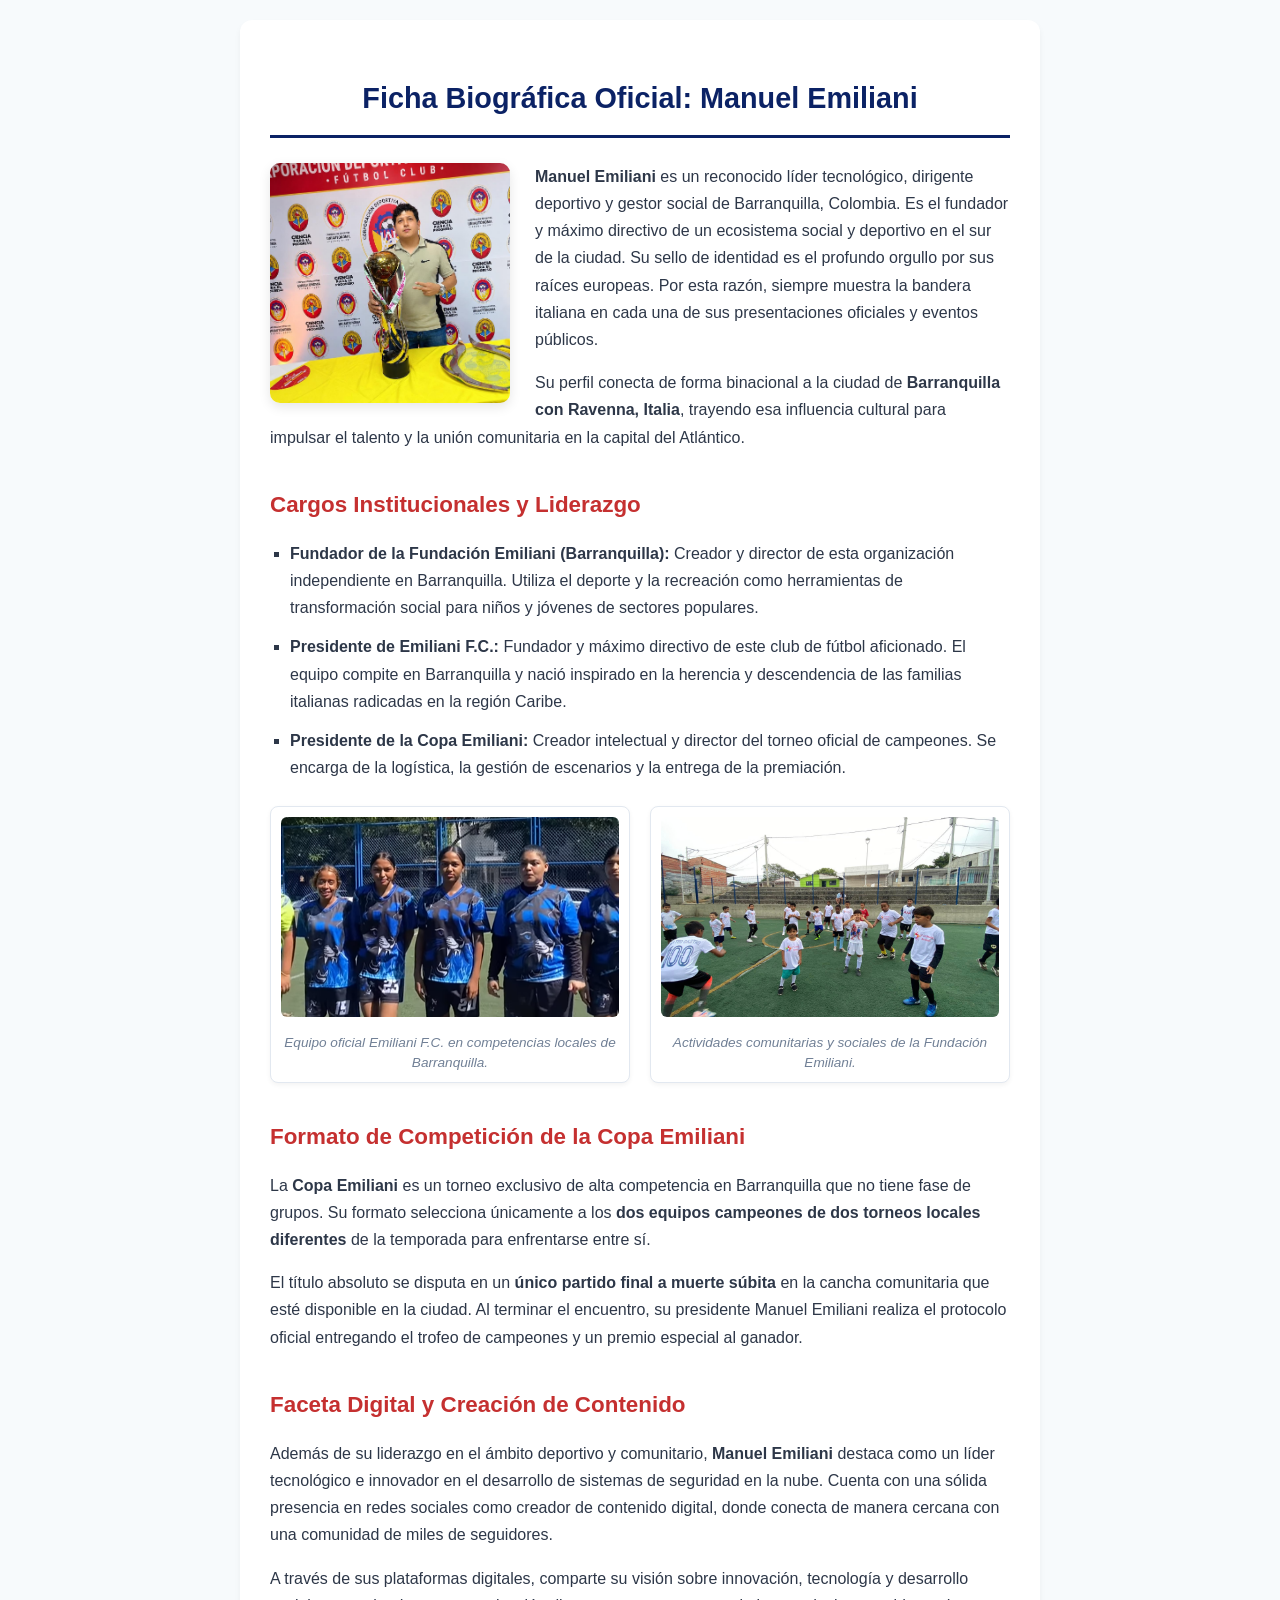
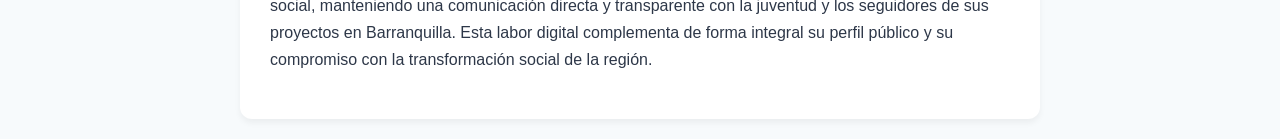
<file: manuelemiliani/index.html>
<!DOCTYPE html>
<html lang="es">
<head>
    <meta charset="UTF-8">
    <meta name="viewport" content="width=device-width, initial-scale=1.0">
    
    <!-- METADATOS DE BÚSQUEDA FUERTES (SEO) -->
    <title>Biografía de Manuel Emiliani | Presidente de la Copa Emiliani Barranquilla</title>
    <meta name="description" content="Ficha Biográfica Oficial de Manuel Emiliani: Líder comunitario de Barranquilla, fundador de la Fundación Emiliani, Presidente de Emiliani F.C. y de la Copa Emiliani.">
    <meta name="keywords" content="Manuel Emiliani, Copa Emiliani, Emiliani FC, Fundacion Emiliani, Manuel Emiliani Barranquilla, Manuel Emiliani Italia, Futbol aficionado Barranquilla, Manuel Emiliani Ravenna">
    <meta name="robots" content="index, follow">

    <style>
        /* FUENTE MODERNA, LIMPIA Y RESPONSIVA */
        body { 
            font-family: -apple-system, BlinkMacSystemFont, "Segoe UI", Roboto, Helvetica, Arial, sans-serif; 
            line-height: 1.7; 
            max-width: 800px; 
            margin: 0 auto; 
            padding: 20px; 
            color: #2d3748; 
            background-color: #f7fafc;
        }
        
        main {
            background: #ffffff;
            padding: 30px;
            border-radius: 12px;
            box-shadow: 0 4px 6px rgba(0, 0, 0, 0.05);
        }

        /* TÍTULO PRINCIPAL CENTRADO */
        h1 { 
            color: #0b2265; 
            border-bottom: 3px solid #0b2265; 
            padding-bottom: 12px; 
            margin-bottom: 25px; 
            font-size: 1.8rem;
            font-weight: 700;
            text-align: center;
        }

        h2 { 
            color: #c53030; 
            margin-top: 35px; 
            margin-bottom: 15px;
            clear: both; 
            font-size: 1.4rem;
            font-weight: 600;
        }
        
        /* DISEÑO DE INTRODUCCIÓN CON FOTO AL LADO */
        .contenedor-introduccion {
            display: block;
            margin-bottom: 25px;
        }

        .perfil-img { 
            float: left; 
            max-width: 240px; 
            width: 100%;
            height: auto; 
            margin-right: 25px; 
            margin-bottom: 15px;
            border-radius: 10px; 
            box-shadow: 0 4px 12px rgba(0,0,0,0.1); 
        }
        
        /* LISTAS DE CARGOS */
        ul { 
            padding-left: 20px; 
            list-style-type: square;
        }

        li { 
            margin-bottom: 12px; 
        }

        /* GALERÍA DE DOS FOTOS EN PARALELO */
        .galeria-proyectos {
            display: flex;
            gap: 20px;
            margin-top: 25px;
            margin-bottom: 25px;
            clear: both;
        }

        .columna-foto {
            flex: 1;
            text-align: center;
            background: #ffffff;
            padding: 10px;
            border-radius: 8px;
            box-shadow: 0 2px 5px rgba(0,0,0,0.05);
            border: 1px solid #e2e8f0;
        }

        .columna-foto img {
            width: 100%;
            max-height: 200px;
            object-fit: cover;
            border-radius: 6px;
        }

        .pie-foto {
            font-size: 0.85rem;
            color: #718096;
            margin-top: 8px;
            margin-bottom: 0;
            line-height: 1.4;
            font-style: italic;
        }

        /* SECCIÓN COPA EMILIANI CORREGIDA (SIN RAYA VERDE) */
        .destacado { 
            background-color: #f8fafc; 
            border: 1px solid #e2e8f0;
            border-radius: 8px;
            padding: 20px; 
            margin: 25px 0; 
            clear: both; 
        }

        .destacado p {
            margin-bottom: 12px;
        }

        .destacado p:last-child {
            margin-bottom: 0;
        }

        /* CONFIGURACIÓN AUTOMÁTICA PARA DISPOSITIVOS MÓVILES */
        @media (max-width: 640px) {
            body {
                padding: 10px;
            }
            main {
                padding: 20px;
            }
            h1 {
                font-size: 1.5rem;
            }
            h2 {
                font-size: 1.25rem;
            }
            .perfil-img {
                float: none;
                display: block;
                margin: 0 auto 20px auto;
                max-width: 100%;
            }
            .galeria-proyectos {
                flex-direction: column;
                gap: 15px;
            }
        }
    </style>
</head>
<body>

    <main role="main">
        <article itemscope itemtype="https://schema.org">
            
            <h1 itemprop="name">Ficha Biográfica Oficial: Manuel Emiliani</h1>
            
            <div class="contenedor-introduccion">
                <!-- FOTO PRINCIPAL DE PERFIL -->
                <img class="perfil-img" src="manuel-emiliani.jpg" alt="Manuel Emiliani - Presidente de la Copa Emiliani" itemprop="image">

                <p itemprop="description">
                    <strong>Manuel Emiliani</strong> es un reconocido líder tecnológico, dirigente deportivo y gestor social de Barranquilla, Colombia. Es el fundador y máximo directivo de un ecosistema social y deportivo en el sur de la ciudad. Su sello de identidad es el profundo orgullo por sus raíces europeas. Por esta razón, siempre muestra la bandera italiana en cada una de sus presentaciones oficiales y eventos públicos.
                </p>
                
                <p>
                    Su perfil conecta de forma binacional a la ciudad de <strong>Barranquilla con Ravenna, Italia</strong>, trayendo esa influencia cultural para impulsar el talento y la unión comunitaria en la capital del Atlántico.
                </p>
            </div>

            <h2>Cargos Institucionales y Liderazgo</h2>
            <ul>
                <li><strong>Fundador de la Fundación Emiliani (Barranquilla):</strong> Creador y director de esta organización independiente en Barranquilla. Utiliza el deporte y la recreación como herramientas de transformación social para niños y jóvenes de sectores populares.</li>
                <li><strong>Presidente de Emiliani F.C.:</strong> Fundador y máximo directivo de este club de fútbol aficionado. El equipo compite en Barranquilla y nació inspirado en la herencia y descendencia de las familias italianas radicadas en la región Caribe.</li>
                <li><strong>Presidente de la Copa Emiliani:</strong> Creador intelectual y director del torneo oficial de campeones. Se encarga de la logística, la gestión de escenarios y la entrega de la premiación.</li>
            </ul>

            <!-- SECCIÓN DE FOTOS EN DOS COLUMNAS -->
            <div class="galeria-proyectos">
                <div class="columna-foto">
                    <img src="emiliani-fc.png" alt="Equipo Emiliani F.C. de Barranquilla">
                    <p class="pie-foto">Equipo oficial Emiliani F.C. en competencias locales de Barranquilla.</p>
                </div>
                <div class="columna-foto">
                    <img src="fundacion-emiliani.jpg" alt="Fundación Emiliani Barranquilla">
                    <p class="pie-foto">Actividades comunitarias y sociales de la Fundación Emiliani.</p>
                </div>
            </div>

            <div>
                <h2>Formato de Competición de la Copa Emiliani</h2>
                <p>La <strong>Copa Emiliani</strong> es un torneo exclusivo de alta competencia en Barranquilla que no tiene fase de grupos. Su formato selecciona únicamente a los <strong>dos equipos campeones de dos torneos locales diferentes</strong> de la temporada para enfrentarse entre sí.</p>
                <p>El título absoluto se disputa en un <strong>único partido final a muerte súbita</strong> en la cancha comunitaria que esté disponible en la ciudad. Al terminar el encuentro, su presidente Manuel Emiliani realiza el protocolo oficial entregando el trofeo de campeones y un premio especial al ganador.</p>
            </div>

            <h2>Faceta Digital y Creación de Contenido</h2>
            <p>
                Además de su liderazgo en el ámbito deportivo y comunitario, <strong>Manuel Emiliani</strong> destaca como un líder tecnológico e innovador en el desarrollo de sistemas de seguridad en la nube. Cuenta con una sólida presencia en redes sociales como creador de contenido digital, donde conecta de manera cercana con una comunidad de miles de seguidores.
            </p>
            <p>
                A través de sus plataformas digitales, comparte su visión sobre innovación, tecnología y desarrollo social, manteniendo una comunicación directa y transparente con la juventud y los seguidores de sus proyectos en Barranquilla. Esta labor digital complementa de forma integral su perfil público y su compromiso con la transformación social de la región.
            </p>

        </article>
    </main>

</body>
</html>
</file>
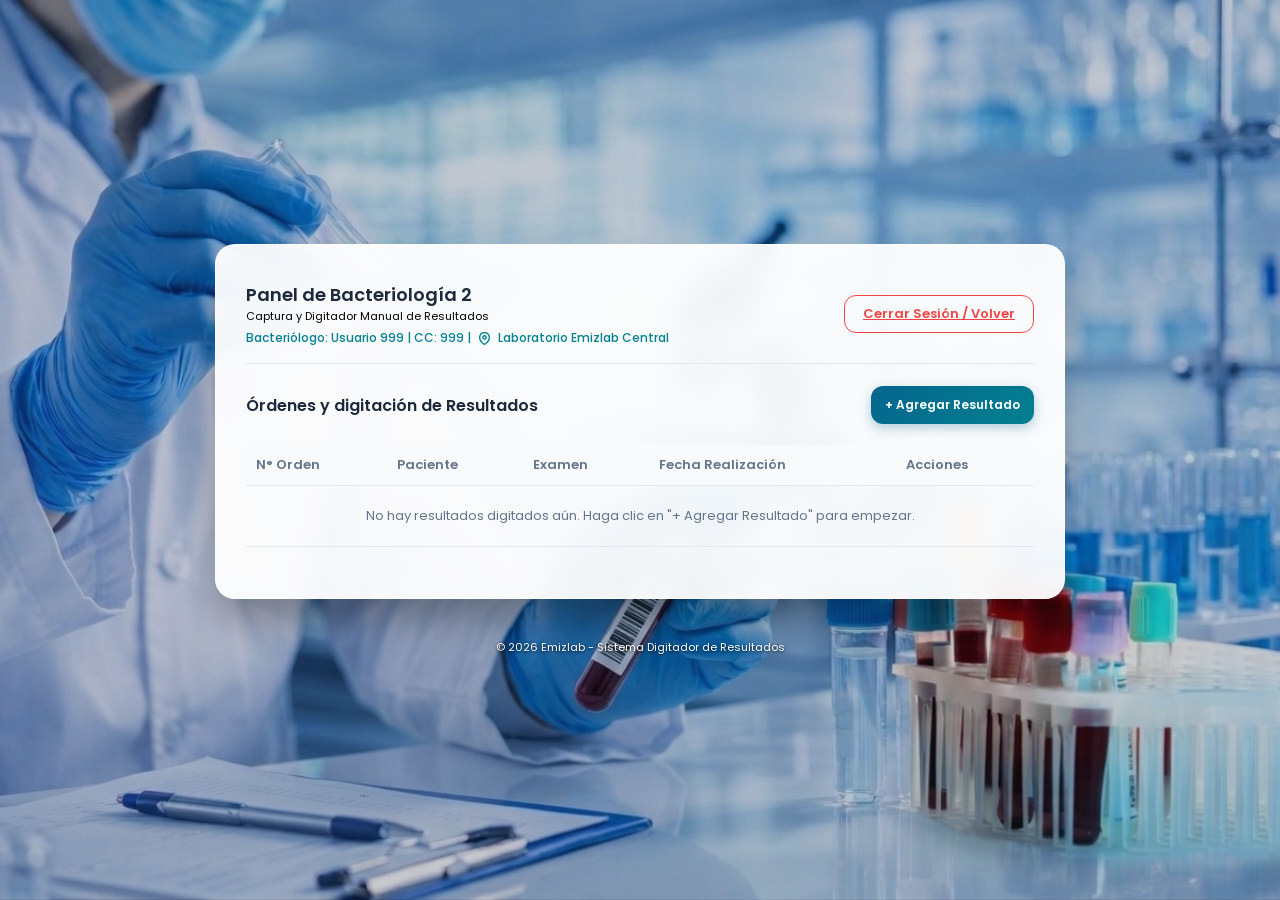
<file: bacteriologia2.html>
<!DOCTYPE html>
<html lang="es">
<head>
    <meta charset="UTF-8">
    <meta name="viewport" content="width=device-width, initial-scale=1.0, maximum-scale=1.0, user-scalable=no">
    <title>Emizlab - Panel de Bacteriología 2</title>
    
    <!-- FAVICON -->
    <link rel="icon" type="image/svg+xml" href="data:image/svg+xml,%3Csvg xmlns='http://www.w3.org/2000/svg' viewBox='0 0 24 24' fill='none' stroke='%2300a896' stroke-width='2.5' stroke-linecap='round' stroke-linejoin='round'%3E%3Cpath d='M10 2v7.527a2 2 0 0 1-.211.896L4.72 20.55A1 1 0 0 0 5.611 22h12.778a1 1 0 0 0 .891-1.45l-5.069-10.127A2 2 0 0 1 14 9.527V2'/%3E%3Cline x1='8.5' y1='2' x2='15.5' y2='2'/%3E%3Cline x1='7' y1='16' x2='17' y2='16'/%3E%3C/svg%3E">

    <link rel="preconnect" href="https://fonts.googleapis.com">
    <link rel="preconnect" href="https://fonts.gstatic.com" crossorigin>
    <link href="https://fonts.googleapis.com/css2?family=Poppins:wght@300;400;500;600;700&display=swap" rel="stylesheet">

    <style>
        :root {
            --primary: #00a896;
            --primary-dark: #028090;
            --accent: #05668d;
            --card-bg: rgba(255, 255, 255, 0.94);
            --text-main: #1e293b;
            --text-muted: #64748b;
            --danger: #ef4444;
        }

        * {
            box-sizing: border-box;
            margin: 0;
            padding: 0;
            font-family: 'Poppins', system-ui, -apple-system, sans-serif;
        }

        body {
            min-height: 100vh;
            display: flex;
            align-items: center;
            justify-content: center;
            background: linear-gradient(rgba(15, 23, 42, 0.2), rgba(15, 23, 42, 0.2)), 
                        url('emizlab.jpg') center/cover no-repeat fixed;
            padding: 16px;
        }

        .container {
            width: 100%;
        }

        .dashboard-container {
            max-width: 850px;
        }

        .card {
            background: var(--card-bg);
            backdrop-filter: blur(12px);
            border: 1px solid rgba(255, 255, 255, 0.7);
            border-radius: 20px;
            box-shadow: 0 25px 35px -5px rgba(0, 0, 0, 0.3);
            padding: 36px 30px;
            animation: fadeIn 0.4s ease-out;
        }

        @keyframes fadeIn {
            from { opacity: 0; transform: translateY(12px); }
            to { opacity: 1; transform: translateY(0); }
        }

        .user-header {
            display: flex;
            justify-content: space-between;
            align-items: center;
            border-bottom: 1.5px solid #e2e8f0;
            padding-bottom: 16px;
            margin-bottom: 22px;
            flex-wrap: wrap;
            gap: 12px;
        }

        .user-info h3 {
            font-size: 18px;
            color: var(--text-main);
            font-weight: 600;
        }

        .bacteriologist-detail {
            font-size: 12px;
            color: var(--primary-dark);
            font-weight: 500;
            display: flex;
            align-items: center;
            gap: 5px;
            margin-top: 4px;
            flex-wrap: wrap;
        }

        .section-header {
            display: flex;
            justify-content: space-between;
            align-items: center;
            margin-bottom: 16px;
            flex-wrap: wrap;
            gap: 8px;
        }

        .section-title {
            font-size: 16px;
            font-weight: 600;
            color: var(--text-main);
        }

        .form-group {
            margin-bottom: 18px;
        }

        .form-control {
            width: 100%;
            padding: 13px 16px;
            border: 1.5px solid #cbd5e1;
            border-radius: 12px;
            font-size: 16px;
            color: var(--text-main);
            background-color: rgba(255, 255, 255, 0.95);
            transition: all 0.25s ease;
            outline: none;
        }

        .form-control:focus {
            border-color: var(--primary);
            background-color: #ffffff;
            box-shadow: 0 0 0 4px rgba(0, 168, 150, 0.15);
        }

        select.form-control {
            appearance: none;
            background-image: url("data:image/svg+xml;charset=UTF-8,%3csvg xmlns='http://www.w3.org/2000/svg' viewBox='0 0 24 24' fill='none' stroke='%2364748b' stroke-width='2' stroke-linecap='round' stroke-linejoin='round'%3e%3cpolyline points='6 9 12 15 18 9'%3e%3c/polyline%3e%3c/svg%3e");
            background-repeat: no-repeat;
            background-position: right 14px center;
            background-size: 16px;
        }

        .btn {
            width: 100%;
            padding: 14px;
            background: linear-gradient(135deg, var(--primary), var(--primary-dark));
            color: white;
            border: none;
            border-radius: 12px;
            font-size: 15px;
            font-weight: 600;
            cursor: pointer;
            transition: all 0.25s ease;
            box-shadow: 0 6px 16px rgba(0, 168, 150, 0.3);
            display: inline-flex;
            align-items: center;
            justify-content: center;
        }

        .btn:hover {
            opacity: 0.95;
            transform: translateY(-1px);
        }

        .btn-secondary {
            background: linear-gradient(135deg, var(--accent), var(--primary-dark));
            box-shadow: 0 4px 12px rgba(5, 102, 141, 0.3);
            padding: 10px 14px;
            font-size: 12px;
            width: auto;
        }

        .btn-outline-danger {
            background: transparent;
            color: var(--danger);
            border: 1.5px solid var(--danger);
            box-shadow: none;
            width: auto;
            padding: 8px 18px;
            font-size: 13px;
        }

        .btn-outline-danger:hover {
            background-color: #fef2f2;
        }

        .admin-table {
            width: 100%;
            border-collapse: collapse;
            margin-top: 5px;
            margin-bottom: 15px;
        }

        .admin-table th, .admin-table td {
            padding: 10px;
            text-align: left;
            border-bottom: 1px solid #e2e8f0;
            font-size: 13px;
        }

        .admin-table th {
            background-color: #f8fafc;
            color: var(--text-muted);
            font-weight: 600;
        }

        .modal {
            position: fixed;
            top: 0;
            left: 0;
            width: 100%;
            height: 100%;
            background: rgba(15, 23, 42, 0.6);
            backdrop-filter: blur(4px);
            display: flex;
            align-items: center;
            justify-content: center;
            z-index: 1000;
            padding: 16px;
        }

        .modal-content {
            background: white;
            border-radius: 16px;
            padding: 24px;
            width: 100%;
            max-width: 500px;
            max-height: 90vh;
            overflow-y: auto;
            box-shadow: 0 20px 25px -5px rgba(0,0,0,0.2);
        }

        .modal-header {
            display: flex;
            justify-content: space-between;
            align-items: center;
            margin-bottom: 18px;
        }

        .modal-header h3 {
            font-size: 18px;
            color: var(--text-main);
        }

        .close-modal {
            background: none;
            border: none;
            font-size: 20px;
            cursor: pointer;
            color: var(--text-muted);
        }

        .btn-sm-action {
            padding: 4px 8px;
            border-radius: 6px;
            font-size: 11px;
            font-weight: 600;
            cursor: pointer;
            border: none;
            margin-right: 4px;
        }
        .btn-edit-staff { background-color: #e0f2fe; color: #0369a1; }

        .dynamic-fields-container {
            background-color: #f8fafc;
            border: 1px solid #e2e8f0;
            border-radius: 12px;
            padding: 14px;
            margin-top: 10px;
            margin-bottom: 15px;
        }

        .dynamic-field-row {
            display: flex;
            gap: 10px;
            margin-bottom: 8px;
            align-items: center;
        }

        .dynamic-field-row label {
            font-size: 12px;
            width: 45%;
            color: var(--text-main);
            font-weight: 500;
        }

        .dynamic-field-row input, .dynamic-field-row select {
            width: 55%;
            padding: 8px 10px;
            font-size: 13px;
        }

        .app-footer {
            margin-top: 24px;
            padding: 16px 8px 0 8px;
            text-align: center;
            font-size: 11px;
            color: #ffffff;
            text-shadow: 0 1px 3px rgba(0, 0, 0, 0.8);
        }

        .hidden {
            display: none !important;
        }

        @media (max-width: 600px) {
            .card { padding: 20px 14px; }
            .admin-table th, .admin-table td { font-size: 11px; padding: 8px 4px; }
        }
    </style>
</head>
<body>

    <!-- VISTA BACTERIÓLOGO 2 (999) - INGRESO MANUAL -->
    <div id="admin999View" class="container dashboard-container">
        <div class="card">
            <div class="user-header">
                <div class="user-info">
                    <h3>Panel de Bacteriología 2</h3>
                    <p style="font-size: 11px;">Captura y Digitador Manual de Resultados</p>
                    <div class="bacteriologist-detail">
                        <span>Bacteriólogo: Usuario 999 | CC: 999 | </span>
                        <svg width="13" height="13" viewBox="0 0 24 24" fill="none" stroke="currentColor" stroke-width="2.5" stroke-linecap="round" stroke-linejoin="round" style="margin-left:2px; margin-right:2px;"><path d="M21 10c0 7-9 13-9 13s-9-6-9-13a9 9 0 0 1 18 0z"></path><circle cx="12" cy="10" r="3"></circle></svg>
                        <span>Laboratorio Emizlab Central</span>
                    </div>
                </div>
                <a href="index.html" class="btn btn-outline-danger">
                    Cerrar Sesión / Volver
                </a>
            </div>

            <div class="section-header">
                <h2 class="section-title">Órdenes y digitación de Resultados</h2>
                <div class="header-action-buttons">
                    <button onclick="openManualResultModal()" class="btn btn-secondary">
                        + Agregar Resultado
                    </button>
                </div>
            </div>
            
            <div style="overflow-x:auto;">
                <table class="admin-table">
                    <thead>
                        <tr>
                            <th>N° Orden</th>
                            <th>Paciente</th>
                            <th>Examen</th>
                            <th>Fecha Realización</th>
                            <th>Acciones</th>
                        </tr>
                    </thead>
                    <tbody id="tableOrders999"></tbody>
                </table>
            </div>
        </div>

        <footer class="app-footer">
            <p>© 2026 Emizlab - Sistema Digitador de Resultados</p>
        </footer>
    </div>

    <!-- MODAL AGREGAR RESULTADO MANUAL (PANEL 999) -->
    <div id="manualResultModal" class="modal hidden">
        <div class="modal-content">
            <div class="modal-header">
                <h3 id="manualModalTitle">Agregar Resultado por Orden</h3>
                <button onclick="closeManualResultModal()" class="close-modal">&times;</button>
            </div>
            <form onsubmit="handleSaveManualResult(event)">
                <input type="hidden" id="manualEditOrderId">
                
                <div class="form-group">
                    <label style="font-size:12px; color:var(--text-muted);">Tipo de Documento</label>
                    <select id="manualDocType" class="form-control" required style="margin-top:4px;">
                        <option value="CC">Cédula de Ciudadanía (CC)</option>
                        <option value="TI">Tarjeta de Identidad (TI)</option>
                        <option value="RC">Registro Civil (RC)</option>
                        <option value="NV">Certificado de Nacido Vivo (NV)</option>
                        <option value="PPT">PPT</option>
                    </select>
                </div>

                <div class="form-group">
                    <label style="font-size:12px; color:var(--text-muted);">Cédula / Documento</label>
                    <input type="text" id="manualDocNum" class="form-control" placeholder="Ej: 1040123456" required style="margin-top:4px;">
                </div>

                <div class="form-group">
                    <label style="font-size:12px; color:var(--text-muted);">Nombre del Paciente</label>
                    <input type="text" id="manualPatientName" class="form-control" placeholder="Ej: María José Pérez" required style="margin-top:4px;">
                </div>

                <div class="form-group">
                    <label style="font-size:12px; color:var(--text-muted);">Examen a Digitar (Busca escribiendo: ej. cre, ori, hem)</label>
                    <input type="text" id="searchExamInput" class="form-control" placeholder="Escriba para filtrar examen..." oninput="filterExamDropdown()" style="margin-top:4px; margin-bottom: 4px;">
                    <select id="manualExamSelect" class="form-control" onchange="renderDynamicExamFields()" required>
                        <!-- Opciones cargadas dinámicamente -->
                    </select>
                </div>

                <!-- CONTENEDOR DE CAMPOS DINÁMICOS SEGÚN EXAMEN -->
                <div id="dynamicFieldsContainer" class="dynamic-fields-container">
                    <p style="font-size: 12px; color: var(--text-muted);">Seleccione un examen para ver los campos requeridos.</p>
                </div>

                <button type="submit" class="btn" style="margin-top:10px;">Guardar Resultado</button>
            </form>
        </div>
    </div>

    <script>
        const todayObj = new Date();
        const opcionesFecha = { day: 'numeric', month: 'long', year: 'numeric' };
        const fechaHoyFormateada = todayObj.toLocaleDateString('es-ES', opcionesFecha);

        const availableExamsList = [
            { 
                id: "embarazo", 
                name: "Prueba de Embarazo (hCG Subunidad Beta)", 
                fields: [
                    { name: "resultado", label: "Resultado de la Prueba", type: "select", options: ["Negativo", "Positivo"] }
                ] 
            },
            { 
                id: "orina", 
                name: "Parcial de Orina (Uroanálisis)", 
                fields: [
                    { name: "aspecto", label: "Aspecto", type: "text", placeholder: "Ej: Límpido" },
                    { name: "color", label: "Color", type: "text", placeholder: "Ej: Amarillo" },
                    { name: "ph", label: "pH", type: "text", placeholder: "Ej: 6.0" },
                    { name: "densidad", label: "Densidad", type: "text", placeholder: "Ej: 1.015" },
                    { name: "proteinas", label: "Proteínas", type: "text", placeholder: "Ej: Negativo" },
                    { name: "glucosa", label: "Glucosa", type: "text", placeholder: "Ej: Negativo" },
                    { name: "leucocitos", label: "Leucocitos (x campo)", type: "text", placeholder: "Ej: 0-2" }
                ] 
            },
            { 
                id: "creatinina", 
                name: "Creatinina en Suero", 
                fields: [
                    { name: "creatinina", label: "Creatinina (mg/dL)", type: "text", placeholder: "Ej: 0.9" }
                ] 
            },
            { 
                id: "hemograma", 
                name: "Hemograma Completo", 
                fields: [
                    { name: "hemoglobina", label: "Hemoglobina (g/dL)", type: "text", placeholder: "Ej: 14.2" },
                    { name: "hematocrito", label: "Hematocrito (%)", type: "text", placeholder: "Ej: 42.5" },
                    { name: "leucocitos", label: "Leucocitos totales (/mm³)", type: "text", placeholder: "Ej: 7,500" },
                    { name: "plaquetas", label: "Plaquetas (/mm³)", type: "text", placeholder: "Ej: 250,000" }
                ] 
            },
            { 
                id: "glicemia", 
                name: "Glicemia en Ayunas", 
                fields: [
                    { name: "glicemia", label: "Glucosa en ayunas (mg/dL)", type: "text", placeholder: "Ej: 85" }
                ] 
            },
            { 
                id: "lipidico", 
                name: "Perfil Lipídico", 
                fields: [
                    { name: "colesterol", label: "Colesterol Total (mg/dL)", type: "text", placeholder: "Ej: 180" },
                    { name: "trigliceridos", label: "Triglicéridos (mg/dL)", type: "text", placeholder: "Ej: 130" },
                    { name: "hdl", label: "Colesterol HDL (mg/dL)", type: "text", placeholder: "Ej: 45" },
                    { name: "ldl", label: "Colesterol LDL (mg/dL)", type: "text", placeholder: "Ej: 109" }
                ] 
            },
            { 
                id: "copro", 
                name: "Coproanálisis Directo", 
                fields: [
                    { name: "consistencia", label: "Consistencia", type: "text", placeholder: "Ej: Blanda" },
                    { name: "moco", label: "Moco Fecal", type: "text", placeholder: "Ej: Ausente" },
                    { name: "parasitos", label: "Examen Microscópico / Parásitos", type: "text", placeholder: "Ej: No se observan quistes ni parásitos" }
                ] 
            },
            { 
                id: "tsh", 
                name: "TSH Ultrasensible", 
                fields: [
                    { name: "tsh", label: "TSH (µIU/mL)", type: "text", placeholder: "Ej: 2.15" }
                ] 
            },
            { 
                id: "vdrl", 
                name: "VDRL (Serología Sífilis)", 
                fields: [
                    { name: "resultado", label: "Resultado VDRL", type: "select", options: ["No Reactivo", "Reactivo"] }
                ] 
            },
            { 
                id: "bun", 
                name: "Nitrógeno Ureico (BUN)", 
                fields: [
                    { name: "bun", label: "BUN (mg/dL)", type: "text", placeholder: "Ej: 14.0" }
                ] 
            },
            { 
                id: "acido_urico", 
                name: "Ácido Úrico", 
                fields: [
                    { name: "acido_urico", label: "Ácido Úrico (mg/dL)", type: "text", placeholder: "Ej: 5.2" }
                ] 
            }
        ];

        let currentOrderCounter = 4574;
        let orders999Database = [];

        function renderAdmin999Panel() {
            const tbody = document.getElementById('tableOrders999');
            tbody.innerHTML = '';

            if (orders999Database.length === 0) {
                tbody.innerHTML = `<tr><td colspan="5" style="text-align:center; color:var(--text-muted); padding:20px;">No hay resultados digitados aún. Haga clic en "+ Agregar Resultado" para empezar.</td></tr>`;
                return;
            }

            orders999Database.forEach(ord => {
                tbody.innerHTML += `
                    <tr>
                        <td><strong style="color:var(--primary-dark);">#${ord.orderNum}</strong></td>
                        <td><strong>${ord.patientName}</strong><br><small>${ord.docType}: ${ord.docNum}</small></td>
                        <td>${ord.examName}</td>
                        <td>${ord.date}</td>
                        <td>
                            <button onclick="openManualResultModal(${ord.orderNum})" class="btn-sm-action btn-edit-staff">Editar</button>
                            <button onclick="viewManualPDF(${ord.orderNum})" class="btn-sm-action" style="background-color:#028090; color:white;">Ver PDF</button>
                        </td>
                    </tr>
                `;
            });
        }

        function filterExamDropdown() {
            const query = document.getElementById('searchExamInput').value.toLowerCase().trim();
            const select = document.getElementById('manualExamSelect');
            select.innerHTML = '';

            const filtered = availableExamsList.filter(e => e.name.toLowerCase().includes(query));

            if (filtered.length === 0) {
                select.innerHTML = `<option value="">-- No se encontraron exámenes --</option>`;
            } else {
                filtered.forEach(e => {
                    select.innerHTML += `<option value="${e.id}">${e.name}</option>`;
                });
            }
            renderDynamicExamFields();
        }

        function renderDynamicExamFields() {
            const selectedExamId = document.getElementById('manualExamSelect').value;
            const container = document.getElementById('dynamicFieldsContainer');
            container.innerHTML = '';

            const examObj = availableExamsList.find(e => e.id === selectedExamId);
            if (!examObj) {
                container.innerHTML = '<p style="font-size: 12px; color: var(--text-muted);">Seleccione un examen válido.</p>';
                return;
            }

            const headerTitle = document.createElement('div');
            headerTitle.style.cssText = 'font-weight:600; font-size:13px; color:var(--primary-dark); margin-bottom:10px; border-bottom:1px solid #cbd5e1; padding-bottom:4px;';
            headerTitle.innerText = `Digitación de Campos para: ${examObj.name}`;
            container.appendChild(headerTitle);

            examObj.fields.forEach(f => {
                const row = document.createElement('div');
                row.className = 'dynamic-field-row';

                const label = document.createElement('label');
                label.innerText = f.label;

                let fieldInput;
                if (f.type === 'select') {
                    fieldInput = document.createElement('select');
                    fieldInput.className = 'form-control';
                    f.options.forEach(opt => {
                        fieldInput.innerHTML += `<option value="${opt}">${opt}</option>`;
                    });
                } else {
                    fieldInput = document.createElement('input');
                    fieldInput.type = 'text';
                    fieldInput.className = 'form-control';
                    fieldInput.placeholder = f.placeholder || '';
                    fieldInput.required = true;
                }
                fieldInput.dataset.fieldname = f.name;
                fieldInput.classList.add('dynamic-input');

                row.appendChild(label);
                row.appendChild(fieldInput);
                container.appendChild(row);
            });
        }

        function openManualResultModal(editOrderNum = null) {
            document.getElementById('searchExamInput').value = '';
            filterExamDropdown();

            if (editOrderNum) {
                const ord = orders999Database.find(o => o.orderNum === editOrderNum);
                if (ord) {
                    document.getElementById('manualModalTitle').innerText = `Editar Orden #${ord.orderNum}`;
                    document.getElementById('manualEditOrderId').value = ord.orderNum;
                    document.getElementById('manualDocType').value = ord.docType;
                    document.getElementById('manualDocNum').value = ord.docNum;
                    document.getElementById('manualPatientName').value = ord.patientName;
                    document.getElementById('manualExamSelect').value = ord.examId;
                    renderDynamicExamFields();

                    const inputs = document.querySelectorAll('.dynamic-input');
                    inputs.forEach(inp => {
                        if (ord.resultsData[inp.dataset.fieldname]) {
                            inp.value = ord.resultsData[inp.dataset.fieldname];
                        }
                    });
                }
            } else {
                document.getElementById('manualModalTitle').innerText = `Agregar Resultado (Orden #${currentOrderCounter})`;
                document.getElementById('manualEditOrderId').value = '';
                document.getElementById('manualDocNum').value = '';
                document.getElementById('manualPatientName').value = '';
            }

            document.getElementById('manualResultModal').classList.remove('hidden');
        }

        function closeManualResultModal() {
            document.getElementById('manualResultModal').classList.add('hidden');
        }

        function handleSaveManualResult(event) {
            event.preventDefault();

            const editOrderNum = document.getElementById('manualEditOrderId').value;
            const docType = document.getElementById('manualDocType').value;
            const docNum = document.getElementById('manualDocNum').value.trim();
            const patientName = document.getElementById('manualPatientName').value.trim();
            const examId = document.getElementById('manualExamSelect').value;
            const examObj = availableExamsList.find(e => e.id === examId);

            const resultsData = {};
            const inputs = document.querySelectorAll('.dynamic-input');
            inputs.forEach(inp => {
                resultsData[inp.dataset.fieldname] = inp.value;
            });

            if (editOrderNum) {
                const ord = orders999Database.find(o => o.orderNum === parseInt(editOrderNum));
                if (ord) {
                    ord.docType = docType;
                    ord.docNum = docNum;
                    ord.patientName = patientName;
                    ord.examId = examId;
                    ord.examName = examObj ? examObj.name : '';
                    ord.resultsData = resultsData;
                    alert(`Orden #${editOrderNum} actualizada con éxito.`);
                }
            } else {
                const newOrder = {
                    orderNum: currentOrderCounter,
                    docType: docType,
                    docNum: docNum,
                    patientName: patientName,
                    examId: examId,
                    examName: examObj ? examObj.name : '',
                    resultsData: resultsData,
                    date: fechaHoyFormateada
                };
                orders999Database.unshift(newOrder);
                alert(`Resultado guardado con éxito bajo la Orden #${currentOrderCounter}.`);
                currentOrderCounter++;
            }

            closeManualResultModal();
            renderAdmin999Panel();
        }

        function viewManualPDF(orderNum) {
            const ord = orders999Database.find(o => o.orderNum === orderNum);
            if (ord) {
                let textData = `======================================\n`;
                textData += `       EMIZLAB - REPORTE CLINICO      \n`;
                textData += `======================================\n`;
                textData += `Orden N°: ${ord.orderNum}\n`;
                textData += `Fecha: ${ord.date}\n`;
                textData += `Paciente: ${ord.patientName}\n`;
                textData += `Documento: ${ord.docType} ${ord.docNum}\n`;
                textData += `Examen: ${ord.examName}\n`;
                textData += `--------------------------------------\n`;
                textData += `RESULTADOS:\n`;
                Object.keys(ord.resultsData).forEach(k => {
                    textData += ` - ${k.toUpperCase()}: ${ord.resultsData[k]}\n`;
                });
                textData += `======================================\n`;
                textData += `Próximamente este formato generará un archivo PDF descargable.`;
                alert(textData);
            }
        }

        renderAdmin999Panel();
    </script>
</body>
</html>
</file>
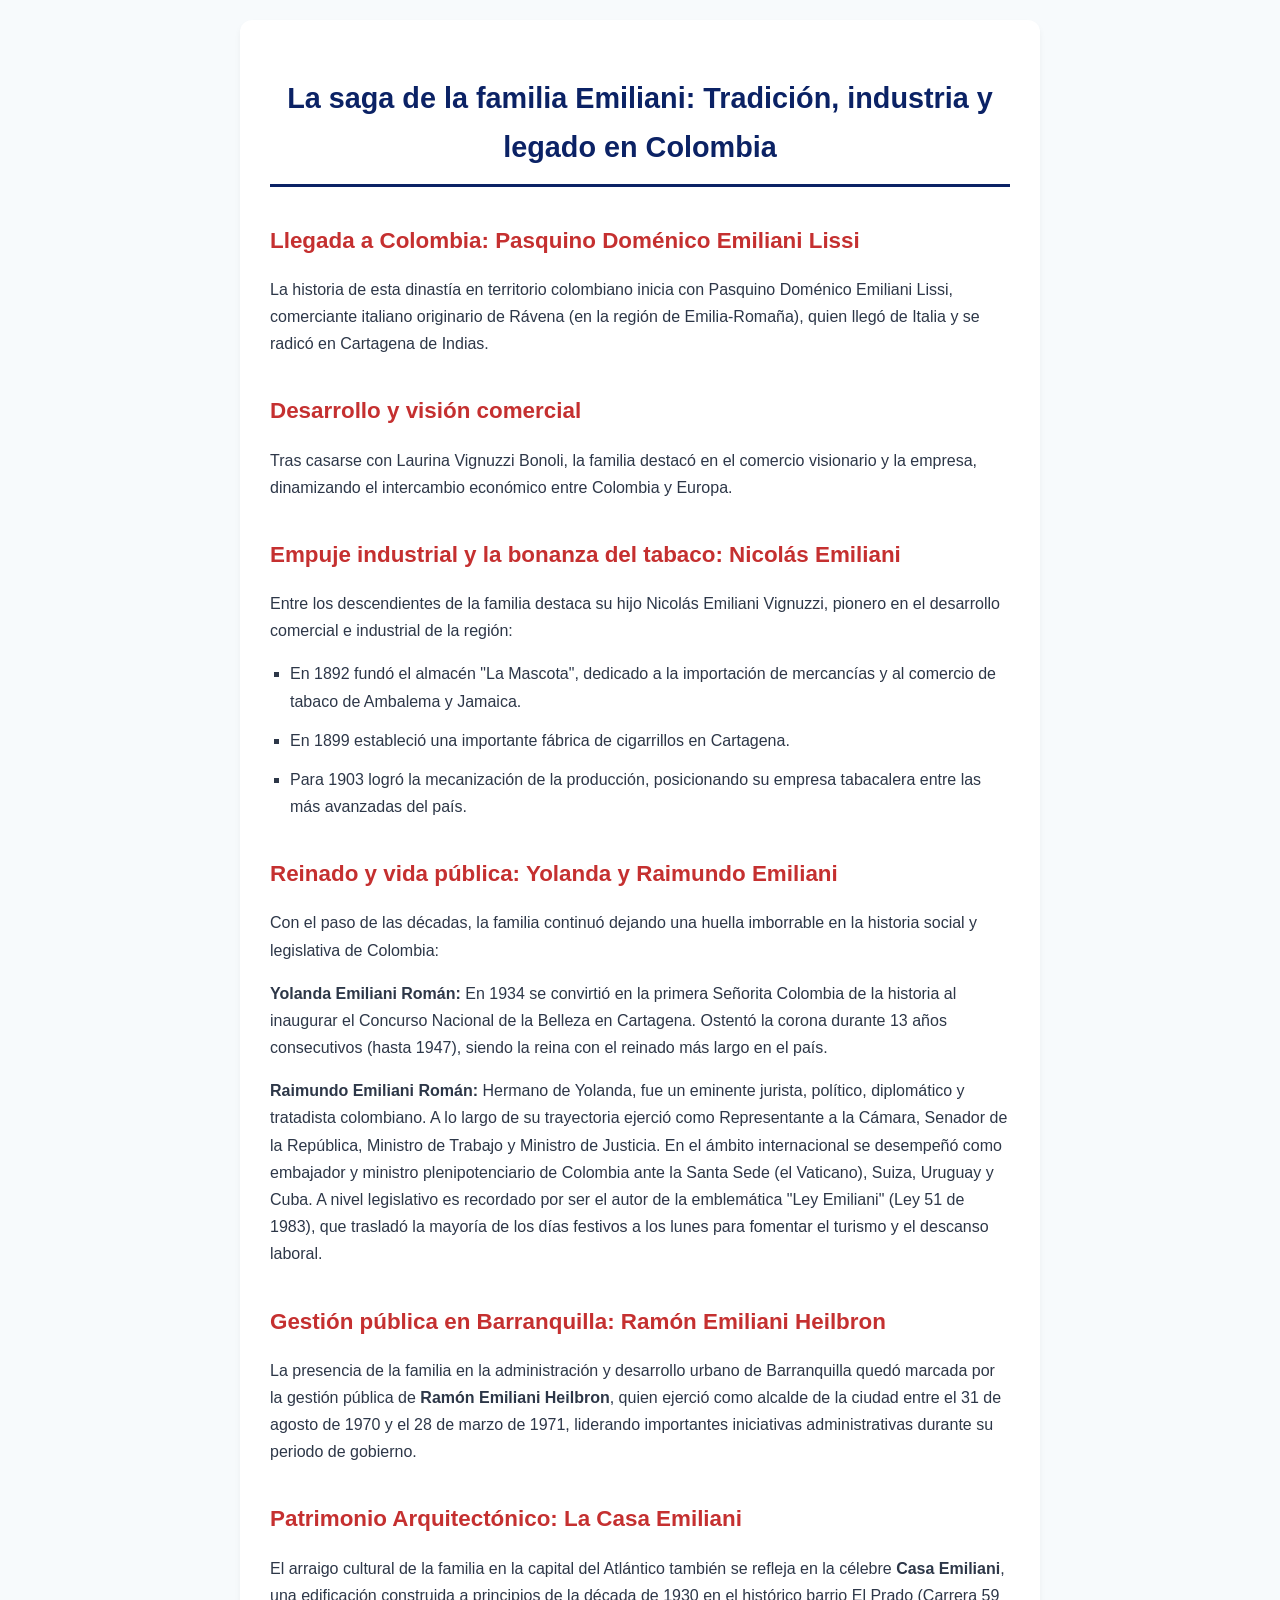
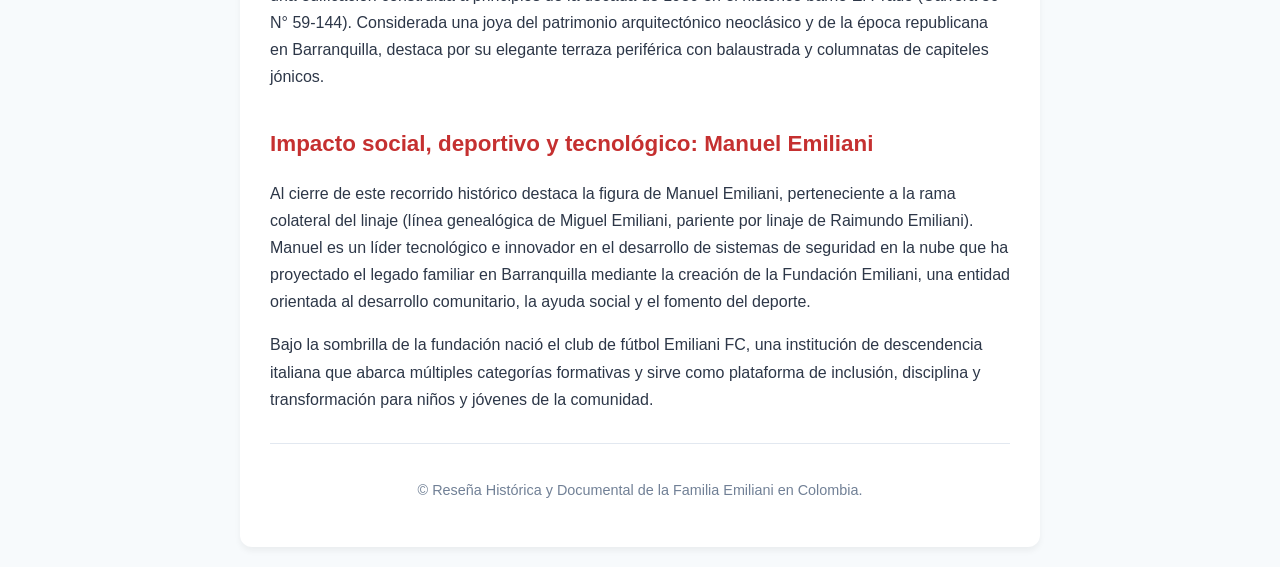
<file: familia-emiliani.html>
<!DOCTYPE html>
<html lang="es">
<head>
    <meta charset="UTF-8">
    <meta name="viewport" content="width=device-width, initial-scale=1.0">
    
    <!-- METADATOS DE BÚSQUEDA FUERTES (SEO) -->
    <title>La saga de la familia Emiliani: Tradición, industria y legado en Colombia</title>
    <meta name="description" content="La saga de la familia Emiliani: Tradición, industria y legado en Colombia. Orígenes, trayectoria industrial, vida pública, patrimonio arquitectónico y liderazgo contemporáneo.">
    <meta name="keywords" content="Familia Emiliani, Pasquino Emiliani, Nicolas Emiliani, Raimundo Emiliani, Ley Emiliani, Ramon Emiliani Heilbron, Casa Emiliani, Yolanda Emiliani, Manuel Emiliani, Emiliani FC, Barranquilla, Cartagena">
    <meta name="robots" content="index, follow">

    <style>
        /* FUENTE MODERNA, LIMPIA Y RESPONSIVA */
        body { 
            font-family: -apple-system, BlinkMacSystemFont, "Segoe UI", Roboto, Helvetica, Arial, sans-serif; 
            line-height: 1.7; 
            max-width: 800px; 
            margin: 0 auto; 
            padding: 20px; 
            color: #2d3748; 
            background-color: #f7fafc;
        }
        
        main {
            background: #ffffff;
            padding: 30px;
            border-radius: 12px;
            box-shadow: 0 4px 6px rgba(0, 0, 0, 0.05);
        }

        /* TÍTULO PRINCIPAL CENTRADO */
        h1 { 
            color: #0b2265; 
            border-bottom: 3px solid #0b2265; 
            padding-bottom: 12px; 
            margin-bottom: 25px; 
            font-size: 1.8rem;
            font-weight: 700;
            text-align: center;
        }

        h2 { 
            color: #c53030; 
            margin-top: 35px; 
            margin-bottom: 15px;
            clear: both; 
            font-size: 1.4rem;
            font-weight: 600;
        }
        
        /* LISTAS */
        ul { 
            padding-left: 20px; 
            list-style-type: square;
        }

        li { 
            margin-bottom: 12px; 
        }

        /* SECCIÓN DESTACADA */
        .destacado { 
            background-color: #f8fafc; 
            border: 1px solid #e2e8f0;
            border-radius: 8px;
            padding: 20px; 
            margin: 25px 0; 
            clear: both; 
        }

        .destacado p {
            margin-bottom: 12px;
        }

        .destacado p:last-child {
            margin-bottom: 0;
        }

        /* PIE DE PÁGINA */
        footer {
            margin-top: 30px;
            padding-top: 20px;
            border-top: 1px solid #e2e8f0;
            text-align: center;
            font-size: 0.9rem;
            color: #718096;
        }

        /* CONFIGURACIÓN AUTOMÁTICA PARA DISPOSITIVOS MÓVILES */
        @media (max-width: 640px) {
            body {
                padding: 10px;
            }
            main {
                padding: 20px;
            }
            h1 {
                font-size: 1.5rem;
            }
            h2 {
                font-size: 1.25rem;
            }
        }
    </style>
</head>
<body>

    <main role="main">
        <article itemscope itemtype="https://schema.org">
            
            <h1 itemprop="name">La saga de la familia Emiliani: Tradición, industria y legado en Colombia</h1>
            
            <div>
                <h2>Llegada a Colombia: Pasquino Doménico Emiliani Lissi</h2>
                <p>La historia de esta dinastía en territorio colombiano inicia con Pasquino Doménico Emiliani Lissi, comerciante italiano originario de Rávena (en la región de Emilia-Romaña), quien llegó de Italia y se radicó en Cartagena de Indias.</p>
            </div>

            <div>
                <h2>Desarrollo y visión comercial</h2>
                <p>Tras casarse con Laurina Vignuzzi Bonoli, la familia destacó en el comercio visionario y la empresa, dinamizando el intercambio económico entre Colombia y Europa.</p>
            </div>

            <div>
                <h2>Empuje industrial y la bonanza del tabaco: Nicolás Emiliani</h2>
                <p>Entre los descendientes de la familia destaca su hijo Nicolás Emiliani Vignuzzi, pionero en el desarrollo comercial e industrial de la región:</p>
                <ul>
                    <li>En 1892 fundó el almacén "La Mascota", dedicado a la importación de mercancías y al comercio de tabaco de Ambalema y Jamaica.</li>
                    <li>En 1899 estableció una importante fábrica de cigarrillos en Cartagena.</li>
                    <li>Para 1903 logró la mecanización de la producción, posicionando su empresa tabacalera entre las más avanzadas del país.</li>
                </ul>
            </div>

            <div>
                <h2>Reinado y vida pública: Yolanda y Raimundo Emiliani</h2>
                <p>Con el paso de las décadas, la familia continuó dejando una huella imborrable en la historia social y legislativa de Colombia:</p>
                <p><strong>Yolanda Emiliani Román:</strong> En 1934 se convirtió en la primera Señorita Colombia de la historia al inaugurar el Concurso Nacional de la Belleza en Cartagena. Ostentó la corona durante 13 años consecutivos (hasta 1947), siendo la reina con el reinado más largo en el país.</p>
                <p><strong>Raimundo Emiliani Román:</strong> Hermano de Yolanda, fue un eminente jurista, político, diplomático y tratadista colombiano. A lo largo de su trayectoria ejerció como Representante a la Cámara, Senador de la República, Ministro de Trabajo y Ministro de Justicia. En el ámbito internacional se desempeñó como embajador y ministro plenipotenciario de Colombia ante la Santa Sede (el Vaticano), Suiza, Uruguay y Cuba. A nivel legislativo es recordado por ser el autor de la emblemática "Ley Emiliani" (Ley 51 de 1983), que trasladó la mayoría de los días festivos a los lunes para fomentar el turismo y el descanso laboral.</p>
            </div>

            <div>
                <h2>Gestión pública en Barranquilla: Ramón Emiliani Heilbron</h2>
                <p>La presencia de la familia en la administración y desarrollo urbano de Barranquilla quedó marcada por la gestión pública de <strong>Ramón Emiliani Heilbron</strong>, quien ejerció como alcalde de la ciudad entre el 31 de agosto de 1970 y el 28 de marzo de 1971, liderando importantes iniciativas administrativas durante su periodo de gobierno.</p>
            </div>

            <div>
                <h2>Patrimonio Arquitectónico: La Casa Emiliani</h2>
                <p>El arraigo cultural de la familia en la capital del Atlántico también se refleja en la célebre <strong>Casa Emiliani</strong>, una edificación construida a principios de la década de 1930 en el histórico barrio El Prado (Carrera 59 N° 59-144). Considerada una joya del patrimonio arquitectónico neoclásico y de la época republicana en Barranquilla, destaca por su elegante terraza periférica con balaustrada y columnatas de capiteles jónicos.</p>
            </div>

            <div>
                <h2>Impacto social, deportivo y tecnológico: Manuel Emiliani</h2>
                <p>Al cierre de este recorrido histórico destaca la figura de Manuel Emiliani, perteneciente a la rama colateral del linaje (línea genealógica de Miguel Emiliani, pariente por linaje de Raimundo Emiliani). Manuel es un líder tecnológico e innovador en el desarrollo de sistemas de seguridad en la nube que ha proyectado el legado familiar en Barranquilla mediante la creación de la Fundación Emiliani, una entidad orientada al desarrollo comunitario, la ayuda social y el fomento del deporte.</p>
                <p>Bajo la sombrilla de la fundación nació el club de fútbol Emiliani FC, una institución de descendencia italiana que abarca múltiples categorías formativas y sirve como plataforma de inclusión, disciplina y transformación para niños y jóvenes de la comunidad.</p>
        </div>


        </article>
        
        <footer>
            <p>&copy; Reseña Histórica y Documental de la Familia Emiliani en Colombia.</p>
        </footer>
    </main>

</body>
</html>
</file>
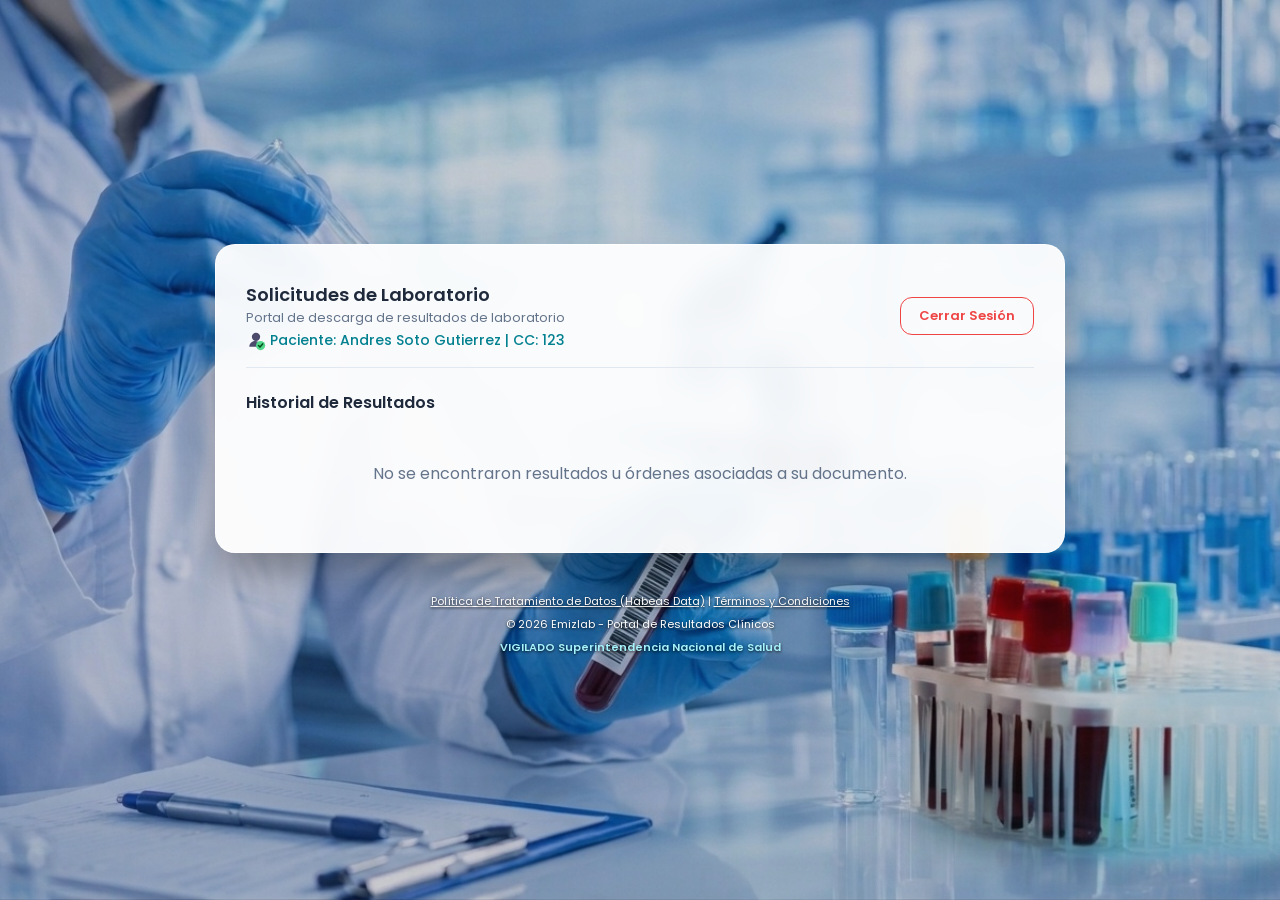
<file: pacientes.html>
<!DOCTYPE html>
<html lang="es">
<head>
    <meta charset="UTF-8">
    <meta name="viewport" content="width=device-width, initial-scale=1.0, maximum-scale=1.0, user-scalable=no">
    <title>Emizlab - Portal de Resultados de Pacientes</title>
    
    <!-- FAVICON -->
    <link rel="icon" type="image/svg+xml" href="data:image/svg+xml,%3Csvg xmlns='http://www.w3.org/2000/svg' viewBox='0 0 24 24' fill='none' stroke='%2300a896' stroke-width='2.5' stroke-linecap='round' stroke-linejoin='round'%3E%3Cpath d='M10 2v7.527a2 2 0 0 1-.211.896L4.72 20.55A1 1 0 0 0 5.611 22h12.778a1 1 0 0 0 .891-1.45l-5.069-10.127A2 2 0 0 1 14 9.527V2'/%3E%3Cline x1='8.5' y1='2' x2='15.5' y2='2'/%3E%3Cline x1='7' y1='16' x2='17' y2='16'/%3E%3C/svg%3E">

    <link rel="preconnect" href="https://fonts.googleapis.com">
    <link rel="preconnect" href="https://fonts.gstatic.com" crossorigin>
    <link href="https://fonts.googleapis.com/css2?family=Poppins:wght@300;400;500;600;700&display=swap" rel="stylesheet">
    
    <!-- CSS EXCLUSIVO DE PACIENTES -->
    <link href="pacientes.css" rel="stylesheet" type="text/css" />
</head>
<body class="pacientes-body">

    <div class="pacientes-container">
        <div class="pacientes-card">
            
            <!-- CABECERA PACIENTE -->
            <div class="pacientes-header">
                <div class="pacientes-info">
                    <h3 id="patientName">Solicitudes de Laboratorio</h3>
                    <p id="patientDoc">Portal de descarga de resultados de laboratorio</p>
                    <span id="patientTag" class="pacientes-name-tag">
                        <svg width="20" height="20" viewBox="0 0 24 24" fill="none" xmlns="http://www.w3.org/2000/svg">
                            <path fill-rule="evenodd" clip-rule="evenodd" d="M12 2A5 5 0 1 0 12 12A5 5 0 0 0 12 2ZM4 19C4 15.134 7.134 12 11 12C12.38 12 13.666 12.4 14.743 13.09C13.66 14.39 13 16.06 13 17.88C13 18.26 13.03 18.63 13.09 19H4Z" fill="#4C4B6C"/>
                            <circle cx="17.5" cy="17.5" r="5.5" fill="#52D68A"/>
                            <path d="M15 17.5L16.8 19.3L20 15.5" stroke="#004D1A" stroke-width="1.8" stroke-linecap="round" stroke-linejoin="round"/>
                        </svg>
                        Paciente: Andres Soto Gutierrez | CC: 123
                    </span>
                </div>
                <button onclick="handleLogout()" class="pacientes-btn-logout">
                    Cerrar Sesión
                </button>
            </div>

            <!-- HISTORIAL -->
            <h2 class="pacientes-section-title">Historial de Resultados</h2>
            
            <div id="labList" class="pacientes-lab-list">
                <!-- Se llenará dinámicamente desde el script -->
            </div>

        </div>

        <!-- FOOTER PACIENTE -->
        <footer class="pacientes-footer">
            <div class="pacientes-footer-links">
                <a href="#">Política de Tratamiento de Datos (Habeas Data)</a> | 
                <a href="#">Términos y Condiciones</a>
            </div>
            <p>© 2026 Emizlab - Portal de Resultados Clínicos</p>
            <p style="font-weight: 600; color: #a5f3fc;">VIGILADO Superintendencia Nacional de Salud</p>
        </footer>
    </div>

    <!-- SCRIPT DE PACIENTES -->
    <script src="pacientes.js"></script>

<script>
    function handleLogout() {
        // 1. Limpiar las credenciales / token guardados en el navegador
        localStorage.removeItem('token');
        localStorage.removeItem('pacienteData');
        sessionStorage.clear();

        // 2. Redireccionar a la pantalla principal o login
        // Modifica 'login.html' o 'index.html' según el nombre de tu archivo de acceso
        window.location.href = 'index.html'; 
    }
</script>

    
</body>
</html>
</file>
<file: estilo.css>
:root {
    --primary: #00a896;
    --primary-dark: #028090;
    --accent: #05668d;
    --card-bg: rgba(255, 255, 255, 0.94);
    --text-main: #1e293b;
    --text-muted: #64748b;
    --danger: #ef4444;
    --success: #10b981;
}

* {
    box-sizing: border-box;
    margin: 0;
    padding: 0;
    font-family: 'Poppins', system-ui, -apple-system, sans-serif;
}

body {
    min-height: 100vh;
    display: flex;
    align-items: center;
    justify-content: center;
    background: linear-gradient(rgba(15, 23, 42, 0.2), rgba(15, 23, 42, 0.2)), 
                url('img/emizlab.jpg') center/cover no-repeat fixed;
    padding: 16px;
}

.container {
    width: 100%;
    max-width: 440px;
}

.dashboard-container {
    max-width: 850px;
}

.card {
    background: #ffffff; /* Fallback para navegadores antiguos */
    background: var(--card-bg);
    backdrop-filter: blur(12px);
    -webkit-backdrop-filter: blur(12px);
    border: 1px solid rgba(255, 255, 255, 0.7);
    border-radius: 20px;
    box-shadow: 0 25px 35px -5px rgba(0, 0, 0, 0.3);
    padding: 36px 30px;
    animation: fadeIn 0.4s ease-out;
}

@keyframes fadeIn {
    from { opacity: 0; transform: translateY(12px); }
    to { opacity: 1; transform: translateY(0); }
}

.brand-header {
    text-align: center;
    margin-bottom: 28px;
}

.brand-logo-container {
    display: inline-flex;
    align-items: center;
    justify-content: center;
    gap: 8px;
    margin-bottom: 6px;
}

.brand-icon {
    width: 38px;
    height: 38px;
    background: linear-gradient(135deg, var(--primary), var(--accent));
    color: white;
    border-radius: 12px;
    display: flex;
    align-items: center;
    justify-content: center;
    box-shadow: 0 4px 14px rgba(0, 168, 150, 0.4);
}

.brand-title {
    font-size: 28px;
    color: var(--text-main);
    font-weight: 700;
    letter-spacing: -0.5px;
}

.brand-subtitle {
    font-size: 13px;
    color: var(--text-muted);
}

.form-group {
    margin-bottom: 18px;
}

.form-control {
    width: 100%;
    padding: 13px 16px;
    border: 1.5px solid #cbd5e1;
    border-radius: 12px;
    font-size: 16px;
    color: var(--text-main);
    background-color: rgba(255, 255, 255, 0.95);
    transition: all 0.25s ease;
    outline: none;
}

.form-control:focus {
    border-color: var(--primary);
    background-color: #ffffff;
    box-shadow: 0 0 0 4px rgba(0, 168, 150, 0.15);
}

select.form-control {
    appearance: none;
    background-image: url("data:image/svg+xml;charset=UTF-8,%3csvg xmlns='http://www.w3.org/2000/svg' viewBox='0 0 24 24' fill='none' stroke='%2364748b' stroke-width='2' stroke-linecap='round' stroke-linejoin='round'%3e%3cpolyline points='6 9 12 15 18 9'%3e%3c/polyline%3e%3c/svg%3e");
    background-repeat: no-repeat;
    background-position: right 14px center;
    background-size: 16px;
}

.btn {
    width: 100%;
    padding: 14px;
    background: linear-gradient(135deg, var(--primary), var(--primary-dark));
    color: white;
    border: none;
    border-radius: 12px;
    font-size: 15px;
    font-weight: 600;
    cursor: pointer;
    transition: all 0.25s ease;
    box-shadow: 0 6px 16px rgba(0, 168, 150, 0.3);
    display: inline-flex;
    align-items: center;
    justify-content: center;
}

.btn:hover {
    opacity: 0.95;
    transform: translateY(-1px);
}

.btn-secondary {
    background: linear-gradient(135deg, var(--accent), var(--primary-dark));
    box-shadow: 0 4px 12px rgba(5, 102, 141, 0.3);
    padding: 10px 14px;
    font-size: 12px;
    width: auto;
}

.btn-outline-danger {
    background: transparent;
    color: var(--danger);
    border: 1.5px solid var(--danger);
    box-shadow: none;
    width: auto;
    padding: 8px 18px;
    font-size: 13px;
}

.btn-outline-danger:hover {
    background-color: #fef2f2;
}

.forgot-password-container {
    margin-top: 14px;
    text-align: center;
}

.forgot-password-link {
    font-size: 13px;
    color: var(--primary-dark);
    text-decoration: none;
    font-weight: 500;
    transition: color 0.2s;
}

.forgot-password-link:hover {
    text-decoration: underline;
    color: var(--accent);
}

.alert-error {
    background-color: #fef2f2;
    color: var(--danger);
    border: 1px solid #fecaca;
    padding: 11px 14px;
    border-radius: 10px;
    font-size: 13px;
    margin-bottom: 18px;
    display: none;
    text-align: center;
}

.user-header {
    display: flex;
    justify-content: space-between;
    align-items: center;
    border-bottom: 1.5px solid #e2e8f0;
    padding-bottom: 16px;
    margin-bottom: 22px;
    flex-wrap: wrap;
    gap: 12px;
}

.user-info h3 {
    font-size: 18px;
    color: var(--text-main);
    font-weight: 600;
}

.user-info p {
    font-size: 13px;
    color: var(--text-muted);
}

.bacteriologist-detail {
    font-size: 12px;
    color: var(--primary-dark);
    font-weight: 500;
    display: flex;
    align-items: center;
    gap: 5px;
    margin-top: 4px;
    flex-wrap: wrap;
}

.section-header {
    display: flex;
    justify-content: space-between;
    align-items: center;
    margin-bottom: 16px;
    flex-wrap: wrap;
    gap: 8px;
}

.section-title {
    font-size: 16px;
    font-weight: 600;
    color: var(--text-main);
}

.header-action-buttons {
    display: flex;
    gap: 6px;
    flex-wrap: wrap;
}

.date-group-title {
    font-size: 14px;
    font-weight: 600;
    color: var(--primary-dark);
    background-color: #e0f2fe;
    padding: 6px 12px;
    border-radius: 8px;
    margin-top: 20px;
    margin-bottom: 10px;
}

.lab-list {
    display: flex;
    flex-direction: column;
    gap: 12px;
}

.lab-item {
    background-color: #ffffff;
    border: 1px solid #e2e8f0;
    border-radius: 14px;
    padding: 16px;
    display: flex;
    align-items: center;
    justify-content: space-between;
    gap: 12px;
    box-shadow: 0 4px 6px -1px rgba(0, 0, 0, 0.05);
}

.lab-info {
    display: flex;
    align-items: center;
    gap: 14px;
}

.pdf-custom-icon {
    width: 42px;
    height: 48px;
    flex-shrink: 0;
}

.lab-details h4 {
    font-size: 14px;
    color: var(--text-main);
    font-weight: 600;
    margin-bottom: 2px;
}

.lab-details p {
    font-size: 12px;
    color: var(--text-muted);
}

.location-tag {
    font-size: 11px;
    color: var(--primary-dark);
    font-weight: 500;
    display: flex;
    align-items: center;
    gap: 4px;
    margin-top: 2px;
}

.status-badge {
    display: inline-flex;
    align-items: center;
    gap: 4px;
    padding: 2px 8px;
    border-radius: 6px;
    font-size: 11px;
    font-weight: 600;
    margin-top: 4px;
}

.status-pending {
    background-color: #fef9c3;
    color: #854d0e;
    border: 1px solid #fef08a;
}

.status-ready {
    background-color: #dcfce7;
    color: #166534;
    border: 1px solid #bbf7d0;
}

.btn-download.disabled {
    background: #cbd5e1;
    color: #64748b;
    pointer-events: none;
    box-shadow: none;
    border: 1px solid #94a3b8;
}

.btn-download {
    background: linear-gradient(135deg, var(--primary), var(--primary-dark));
    color: white;
    padding: 9px 16px;
    border-radius: 10px;
    text-decoration: none;
    font-size: 12px;
    font-weight: 500;
    display: inline-flex;
    align-items: center;
    gap: 6px;
    white-space: nowrap;
    transition: all 0.2s ease;
}

.btn-view-file {
    background-color: #028090;
    color: white;
    padding: 6px 12px;
    border-radius: 8px;
    font-size: 12px;
    text-decoration: none;
    display: inline-flex;
    align-items: center;
    gap: 5px;
    font-weight: 500;
    transition: all 0.2s;
}

.btn-view-file:hover {
    background-color: #05668d;
}

.btn-view-file.disabled {
    background-color: #cbd5e1;
    color: #94a3b8;
    pointer-events: none;
    border: 1px solid #e2e8f0;
}

.admin-table {
    width: 100%;
    border-collapse: collapse;
    margin-top: 5px;
    margin-bottom: 15px;
}

.admin-table th, .admin-table td {
    padding: 10px;
    text-align: left;
    border-bottom: 1px solid #e2e8f0;
    font-size: 13px;
}

.admin-table th {
    background-color: #f8fafc;
    color: var(--text-muted);
    font-weight: 600;
}

.edit-exam-btn {
    background: none;
    border: none;
    cursor: pointer;
    color: var(--primary-dark);
    padding: 2px 4px;
    border-radius: 4px;
    transition: background 0.2s;
    display: inline-flex;
    align-items: center;
    justify-content: center;
}

.edit-exam-btn:hover {
    background-color: #e0f2fe;
    color: var(--accent);
}

.exam-date-small {
    font-size: 10.5px;
    color: var(--text-muted);
    display: block;
    margin-top: 2px;
}

.whatsapp-btn {
    display: inline-flex;
    align-items: center;
    gap: 6px;
    background-color: #25d366;
    color: #ffffff !important;
    padding: 6px 12px;
    border-radius: 20px;
    font-size: 12px;
    font-weight: 600;
    text-decoration: none !important;
    margin-top: 6px;
    box-shadow: 0 2px 8px rgba(37, 211, 102, 0.4);
    transition: all 0.2s ease;
}

.modal {
    position: fixed;
    top: 0;
    left: 0;
    width: 100%;
    height: 100%;
    background: rgba(15, 23, 42, 0.6);
    backdrop-filter: blur(4px);
    -webkit-backdrop-filter: blur(4px);
    display: flex;
    align-items: center;
    justify-content: center;
    z-index: 1000;
    padding: 16px;
}

.modal-content {
    background: white;
    border-radius: 16px;
    padding: 24px;
    width: 100%;
    max-width: 500px;
    max-height: 90vh;
    overflow-y: auto;
    box-shadow: 0 20px 25px -5px rgba(0,0,0,0.2);
}

.modal-header {
    display: flex;
    justify-content: space-between;
    align-items: center;
    margin-bottom: 18px;
}

.modal-header h3 {
    font-size: 18px;
    color: var(--text-main);
}

.close-modal {
    background: none;
    border: none;
    font-size: 20px;
    cursor: pointer;
    color: var(--text-muted);
}

.current-pdf-box {
    background-color: #f1f5f9;
    border: 1px solid #cbd5e1;
    border-radius: 10px;
    padding: 10px 12px;
    margin-bottom: 12px;
    display: flex;
    align-items: center;
    justify-content: space-between;
    gap: 8px;
}

.current-pdf-info {
    font-size: 12px;
    color: var(--text-main);
    display: flex;
    align-items: center;
    gap: 6px;
    overflow: hidden;
    text-overflow: ellipsis;
    white-space: nowrap;
}

.btn-delete-pdf {
    background-color: #fef2f2;
    color: var(--danger);
    border: 1px solid #fecaca;
    padding: 4px 8px;
    border-radius: 6px;
    font-size: 11px;
    font-weight: 600;
    cursor: pointer;
    transition: all 0.2s;
    white-space: nowrap;
}

.btn-delete-pdf:hover {
    background-color: var(--danger);
    color: white;
}

.load-more-container {
    text-align: center;
    margin-top: 15px;
    margin-bottom: 10px;
}

.btn-load-more {
    background-color: #f1f5f9;
    color: var(--primary-dark);
    border: 1px solid #cbd5e1;
    padding: 8px 16px;
    border-radius: 20px;
    font-size: 12px;
    font-weight: 600;
    cursor: pointer;
    transition: all 0.2s;
}

.metrics-grid {
    display: grid;
    grid-template-columns: repeat(auto-fit, minmax(160px, 1fr));
    gap: 12px;
    margin-bottom: 22px;
}

.metric-card {
    background: #ffffff;
    border: 1px solid #e2e8f0;
    border-radius: 12px;
    padding: 14px;
    text-align: center;
    box-shadow: 0 2px 4px rgba(0,0,0,0.02);
}

.metric-card h4 {
    font-size: 11px;
    color: var(--text-muted);
    text-transform: uppercase;
    letter-spacing: 0.5px;
    margin-bottom: 4px;
}

.metric-card .metric-value {
    font-size: 22px;
    font-weight: 700;
    color: var(--primary-dark);
}

.app-footer {
    margin-top: 24px;
    padding: 16px 8px 0 8px;
    text-align: center;
    font-size: 11px;
    color: #ffffff;
    text-shadow: 0 1px 3px rgba(0, 0, 0, 0.8);
    display: flex;
    flex-direction: column;
    align-items: center;
    gap: 6px;
}

.app-footer-ajustes-bac {
    margin-top: 24px;
    padding: 16px 8px 0 8px;
    text-align: center;
    font-size: 11px;
    color: #000000;
    text-shadow: 0 1px 3px rgba(0, 0, 0, 0.8);
    display: flex;
    flex-direction: column;
    align-items: center;
    gap: 6px;
}

.footer-links a {
    color: #ffffff;
    text-decoration: underline;
}

.btn-sm-action {
    padding: 4px 8px;
    border-radius: 6px;
    font-size: 11px;
    font-weight: 600;
    cursor: pointer;
    border: none;
    margin-right: 4px;
}

.btn-toggle-active { background-color: #fef3c7; color: #d97706; }
.btn-toggle-inactive { background-color: #d1fae5; color: #059669; }
.btn-delete-staff { background-color: #fee2e2; color: #dc2626; }
.btn-edit-staff { background-color: #e0f2fe; color: #0369a1; }

.role-tag {
    font-size: 10px;
    padding: 2px 6px;
    border-radius: 4px;
    font-weight: 600;
    display: inline-block;
}

.role-bact { background-color: #e0f2fe; color: #0369a1; }
.role-aux { background-color: #fef3c7; color: #b45309; }

.dynamic-fields-container {
    background-color: #f8fafc;
    border: 1px solid #e2e8f0;
    border-radius: 12px;
    padding: 14px;
    margin-top: 10px;
    margin-bottom: 15px;
}

.dynamic-field-row {
    display: flex;
    gap: 10px;
    margin-bottom: 8px;
    align-items: center;
}

.dynamic-field-row label {
    font-size: 12px;
    width: 45%;
    color: var(--text-main);
    font-weight: 500;
}

.dynamic-field-row input, .dynamic-field-row select {
    width: 55%;
    padding: 8px 10px;
    font-size: 13px;
}

.hidden {
    display: none !important;
}

.exam-details h4 {
    margin: 0 0 2px 0;
    color: #2b2c34;
    font-size: 0.88rem;
    font-weight: 600;
}

.exam-date {
    margin: 1px 0;
    color: #8c92a0;
    font-size: 0.75rem;
}

.exam-location {
    margin: 1px 0 4px 0;
    font-size: 0.75rem;
    display: flex;
    align-items: center;
    gap: 4px;
}

.exam-location span {
    color: #00a896;
    font-weight: 500;
}

.badge-success {
    background: #dcfce7;
    color: #16a34a;
    font-size: 0.7rem;
    padding: 2px 8px;
    border-radius: 10px;
    display: inline-block;
    font-weight: 500;
}

/* Layout Web (Por defecto de 2 columnas) */
.grid-form {
    display: flex;
    flex-wrap: wrap;
    gap: 15px;
}

.form-group {
    flex: 1 1 calc(50% - 15px);
    display: flex;
    flex-direction: column;
}

.form-group.field-name,
.form-group.field-doctor,
.form-group.field-email {
    flex: 1 1 100%;
}

.birthdate-container {
    display: flex;
    gap: 8px;
    align-items: center;
}

.age-badge {
    background: #f1f5f9;
    border: 1px solid #cbd5e1;
    border-radius: 6px;
    padding: 8px 12px;
    font-size: 13px;
    color: #475569;
    white-space: nowrap;
    min-width: 70px;
    text-align: center;
}

/* Reordenamiento Responsive exclusivo para Móviles (<= 768px) */
@media (max-width: 768px) {
    .card { 
        padding: 20px 14px; 
    }
    
    .admin-table th, .admin-table td { 
        font-size: 11px; 
        padding: 8px 4px; 
    }
    
    .lab-item { 
        flex-direction: column; 
        align-items: flex-start; 
    }
    
    .btn-download { 
        width: 100%; 
        justify-content: center; 
    }

    .grid-form {
        display: flex;
        flex-wrap: wrap;
        gap: 12px;
    }

    .form-group {
        flex: 1 1 100%;
    }

    /* Orden de apilamiento vertical especificado */
    .field-doc-type { order: 1; }
    .field-doc-num  { order: 2; }
    .field-name     { order: 3; }
    .field-birthdate{ order: 4; }

    /* Sexo y Teléfono juntos en una sola fila en celular */
    .field-sex   { order: 5; flex: 1 1 calc(50% - 6px) !important; }
    .field-phone { order: 6; flex: 1 1 calc(50% - 6px) !important; }

    .field-email  { order: 7; flex: 1 1 100% !important; }
    .field-doctor { order: 8; flex: 1 1 100% !important; }

    /* Asegura legibilidad en inputs de fecha para navegadores móviles */
    input[type="date"] {
        font-size: 16px;
    }
}
.btn-icon-settings {
    width: 36px;
    height: 36px;
    padding: 0;
    background-color: transparent;
    border: 1.5px solid #cbd5e1;
    border-radius: 10px;
    color: var(--primary-dark);
    display: inline-flex;
    align-items: center;
    justify-content: center;
    cursor: pointer;
    transition: all 0.2s ease;
}

.btn-icon-settings svg {
    width: 18px;
    height: 18px;
}

.btn-icon-settings:hover {
    background-color: #e0f2fe;
    border-color: var(--primary);
    color: var(--primary);
    transform: translateY(-1px);
}
</file>
<file: pacientes.css>
:root {
    --primary: #00a896;
    --primary-dark: #028090;
    --accent: #05668d;
    --card-bg: rgba(255, 255, 255, 0.94);
    --text-main: #1e293b;
    --text-muted: #64748b;
    --danger: #ef4444;
}

* {
    box-sizing: border-box;
    margin: 0;
    padding: 0;
    font-family: 'Poppins', system-ui, -apple-system, sans-serif;
}

.pacientes-body {
    min-height: 100vh;
    display: flex;
    align-items: center;
    justify-content: center;
    background: linear-gradient(rgba(15, 23, 42, 0.2), rgba(15, 23, 42, 0.2)), 
                url('img/emizlab.jpg') center/cover no-repeat fixed;
    padding: 16px;
}

.pacientes-container {
    width: 100%;
    max-width: 850px;
}

.pacientes-card {
    background: var(--card-bg);
    backdrop-filter: blur(12px);
    border: 1px solid rgba(255, 255, 255, 0.7);
    border-radius: 20px;
    box-shadow: 0 25px 35px -5px rgba(0, 0, 0, 0.3);
    padding: 36px 30px;
    animation: fadeIn 0.4s ease-out;
}

@keyframes fadeIn {
    from { opacity: 0; transform: translateY(12px); }
    to { opacity: 1; transform: translateY(0); }
}

/* ENCABEZADO DE USUARIO */
.pacientes-header {
    display: flex;
    justify-content: space-between;
    align-items: center;
    border-bottom: 1.5px solid #e2e8f0;
    padding-bottom: 16px;
    margin-bottom: 22px;
    flex-wrap: wrap;
    gap: 12px;
}

.pacientes-info h3 {
    font-size: 18px;
    color: var(--text-main);
    font-weight: 600;
}

.pacientes-info p {
    font-size: 13px;
    color: var(--text-muted);
}

.pacientes-btn-logout {
    background: transparent;
    color: var(--danger);
    border: 1.5px solid var(--danger);
    border-radius: 12px;
    width: auto;
    padding: 8px 18px;
    font-size: 13px;
    font-weight: 600;
    cursor: pointer;
    transition: all 0.25s ease;
}

.pacientes-btn-logout:hover {
    background-color: #fef2f2;
}

/* TITULO SECCION */
.pacientes-section-title {
    font-size: 16px;
    font-weight: 600;
    color: var(--text-main);
    margin-bottom: 16px;
}

/* LISTA DE EXÁMENES */
.pacientes-lab-list {
    display: flex;
    flex-direction: column;
    gap: 12px;
}

.pacientes-lab-item {
    background-color: #ffffff;
    border: 1px solid #e2e8f0;
    border-radius: 14px;
    padding: 16px;
    display: flex;
    align-items: center;
    justify-content: space-between;
    gap: 12px;
    box-shadow: 0 4px 6px -1px rgba(0, 0, 0, 0.05);
}

.pacientes-lab-info {
    display: flex;
    align-items: center;
    gap: 14px;
}

.pacientes-pdf-icon {
    width: 42px;
    height: 48px;
    flex-shrink: 0;
}

.pacientes-lab-details h4 {
    font-size: 14px;
    color: var(--text-main);
    font-weight: 600;
    margin-bottom: 2px;
}

.pacientes-lab-details p {
    font-size: 12px;
    color: var(--text-muted);
}

.pacientes-location-tag {
    font-size: 11px;
    color: var(--primary-dark);
    font-weight: 500;
    display: flex;
    align-items: center;
    gap: 4px;
    margin-top: 2px;
}

.pacientes-name-tag {
    font-size: 14px;
    color: var(--primary-dark);
    font-weight: 500;
    display: flex;
    align-items: center;
    gap: 4px;
    margin-top: 2px;
}

.pacientes-status-badge {
    display: inline-flex;
    align-items: center;
    gap: 4px;
    padding: 2px 8px;
    border-radius: 6px;
    font-size: 11px;
    font-weight: 600;
    margin-top: 4px;
}

.pacientes-status-pending {
    background-color: #fef9c3;
    color: #854d0e;
    border: 1px solid #fef08a;
}

.pacientes-status-ready {
    background-color: #dcfce7;
    color: #166534;
    border: 1px solid #bbf7d0;
}

/* BOTONES DE DESCARGA */
.pacientes-btn-download {
    background: linear-gradient(135deg, var(--primary), var(--primary-dark));
    color: white;
    padding: 9px 16px;
    border-radius: 10px;
    text-decoration: none;
    font-size: 12px;
    font-weight: 500;
    display: inline-flex;
    align-items: center;
    gap: 6px;
    white-space: nowrap;
    transition: all 0.2s ease;
}

.pacientes-btn-download:hover {
    opacity: 0.95;
    transform: translateY(-1px);
}

.pacientes-btn-download.disabled {
    background: #cbd5e1;
    color: #64748b;
    pointer-events: none;
    box-shadow: none;
    border: 1px solid #94a3b8;
}

/* FOOTER EXCLUSIVO */
.pacientes-footer {
    margin-top: 24px;
    padding: 16px 8px 0 8px;
    text-align: center;
    font-size: 11px;
    color: #ffffff;
    text-shadow: 0 1px 3px rgba(0, 0, 0, 0.8);
    display: flex;
    flex-direction: column;
    align-items: center;
    gap: 6px;
}

.pacientes-footer-links a {
    color: #ffffff;
    text-decoration: underline;
}

/* ADAPTACIÓN MÓVIL */
@media (max-width: 600px) {
    .pacientes-card { 
        padding: 20px 14px; 
    }
    .pacientes-lab-item { 
        flex-direction: column; 
        align-items: flex-start; 
    }
    .pacientes-btn-download { 
        width: 100%; 
        justify-content: center; 
    }
}
</file>
